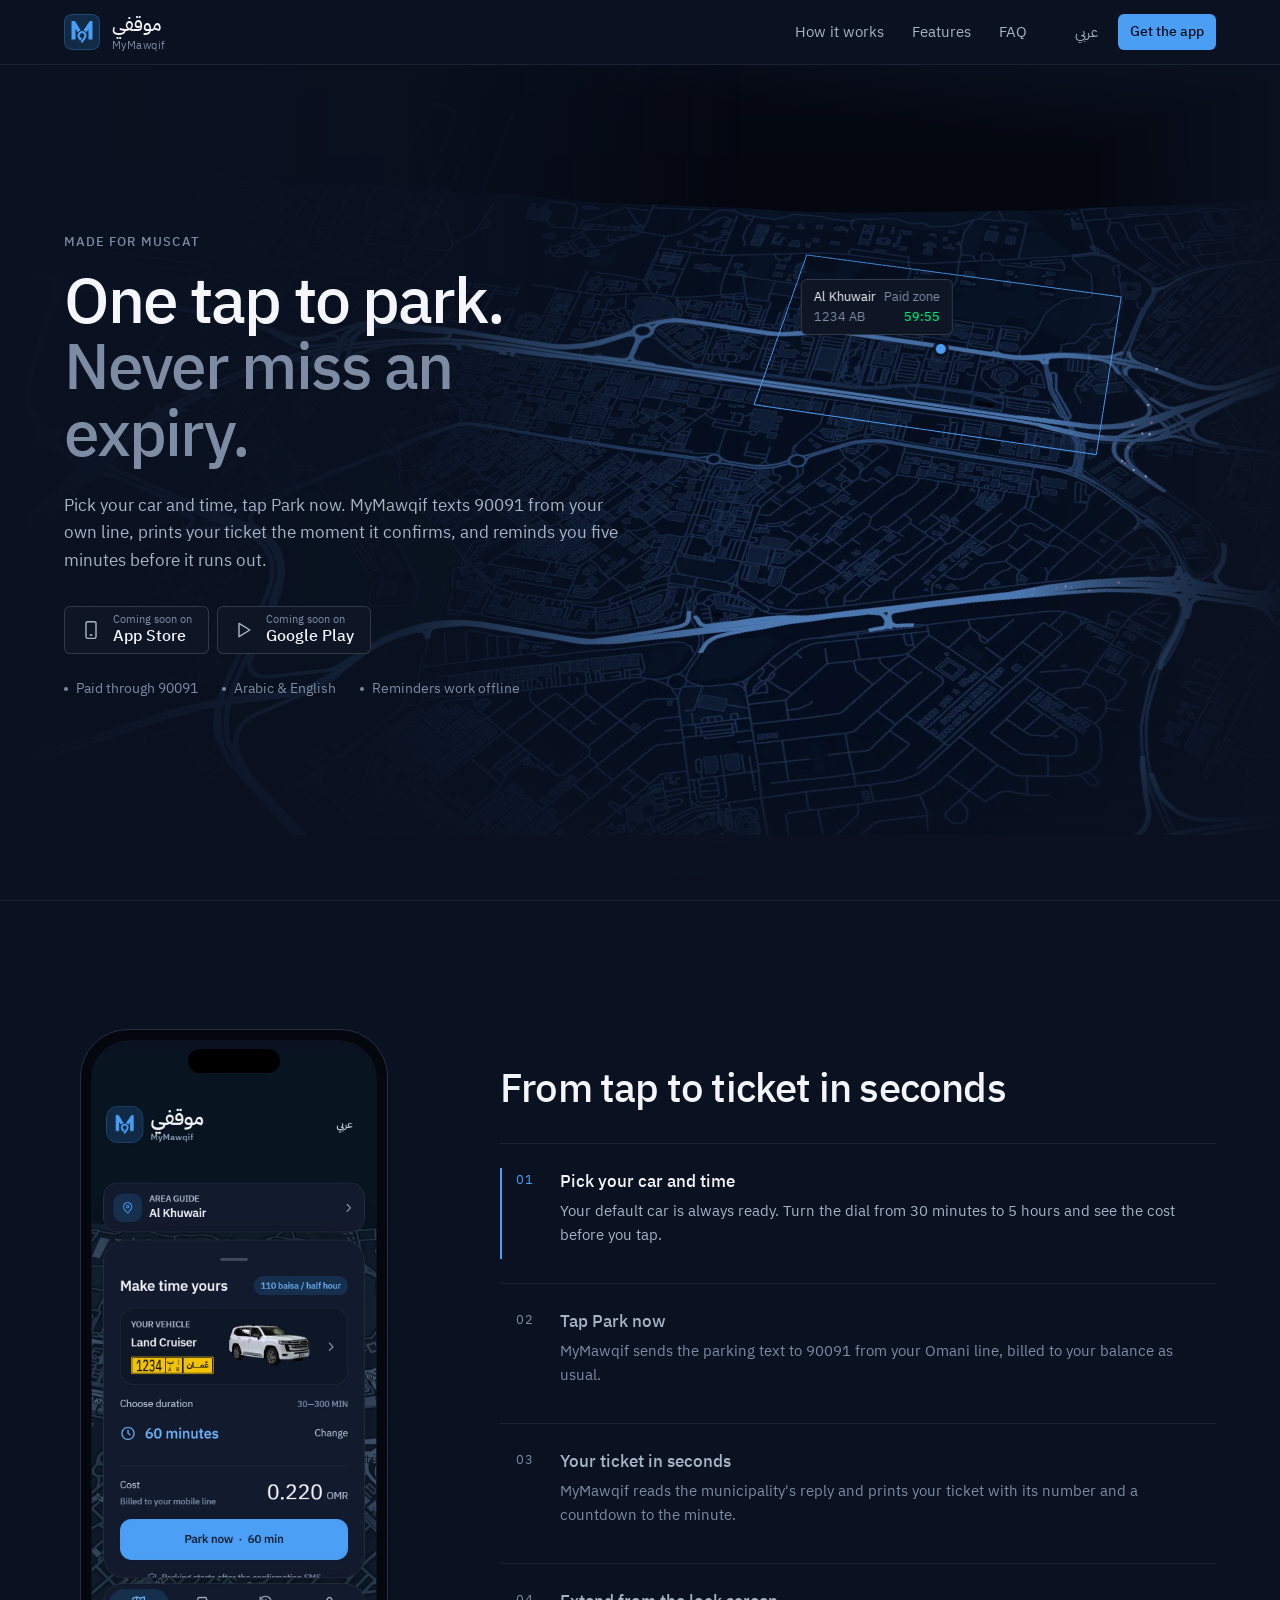
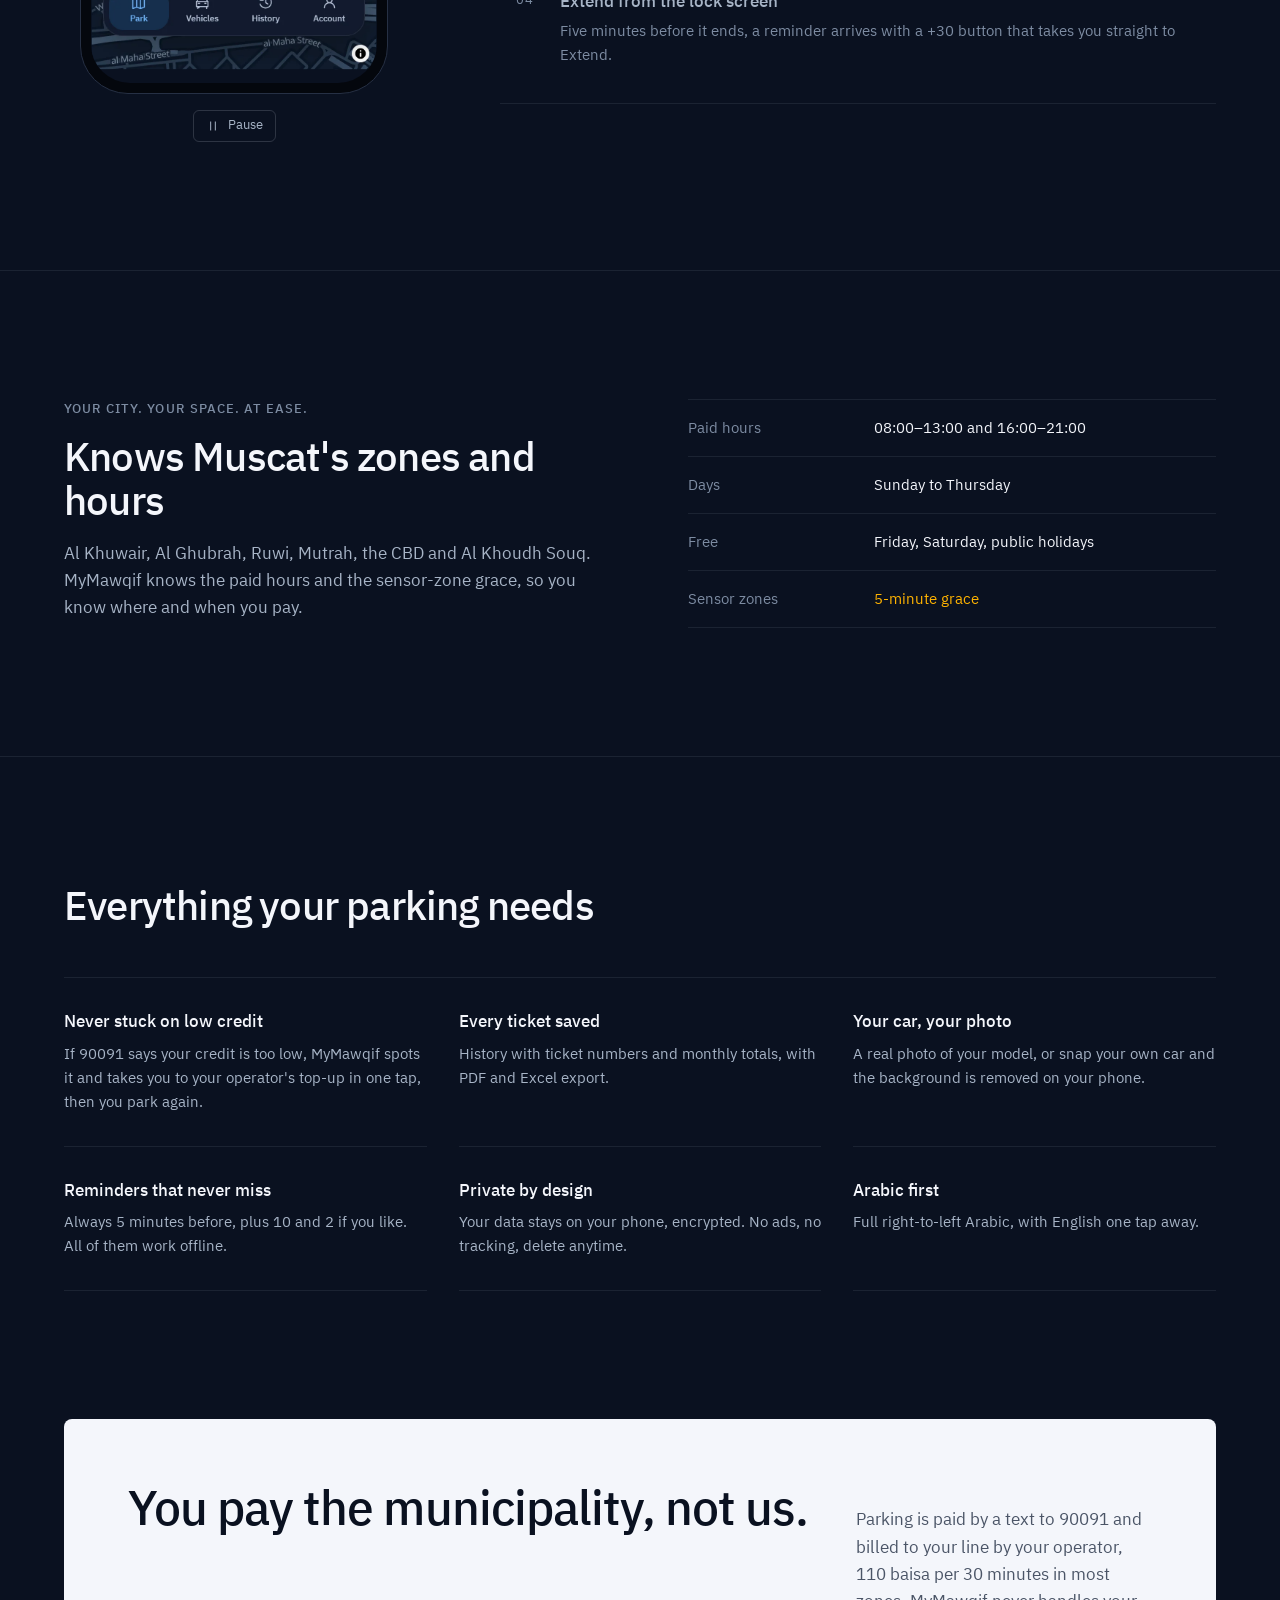
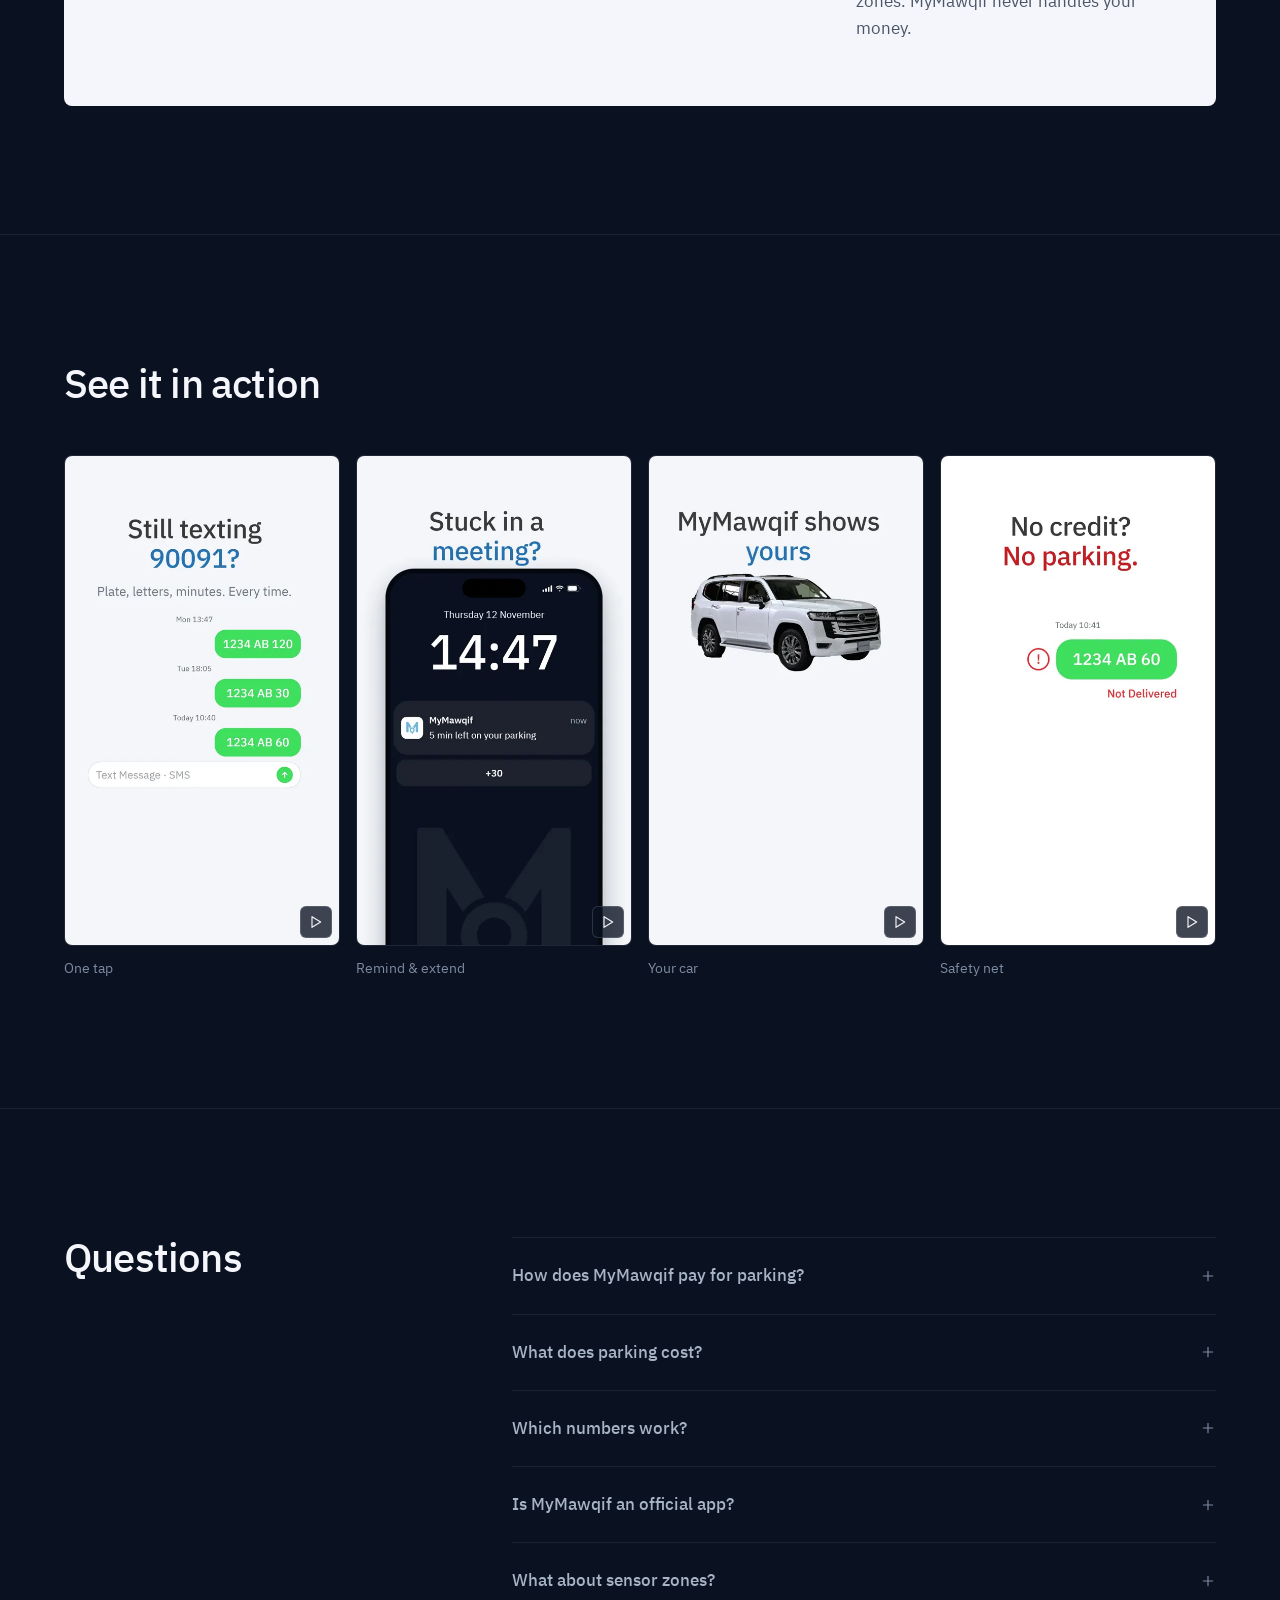
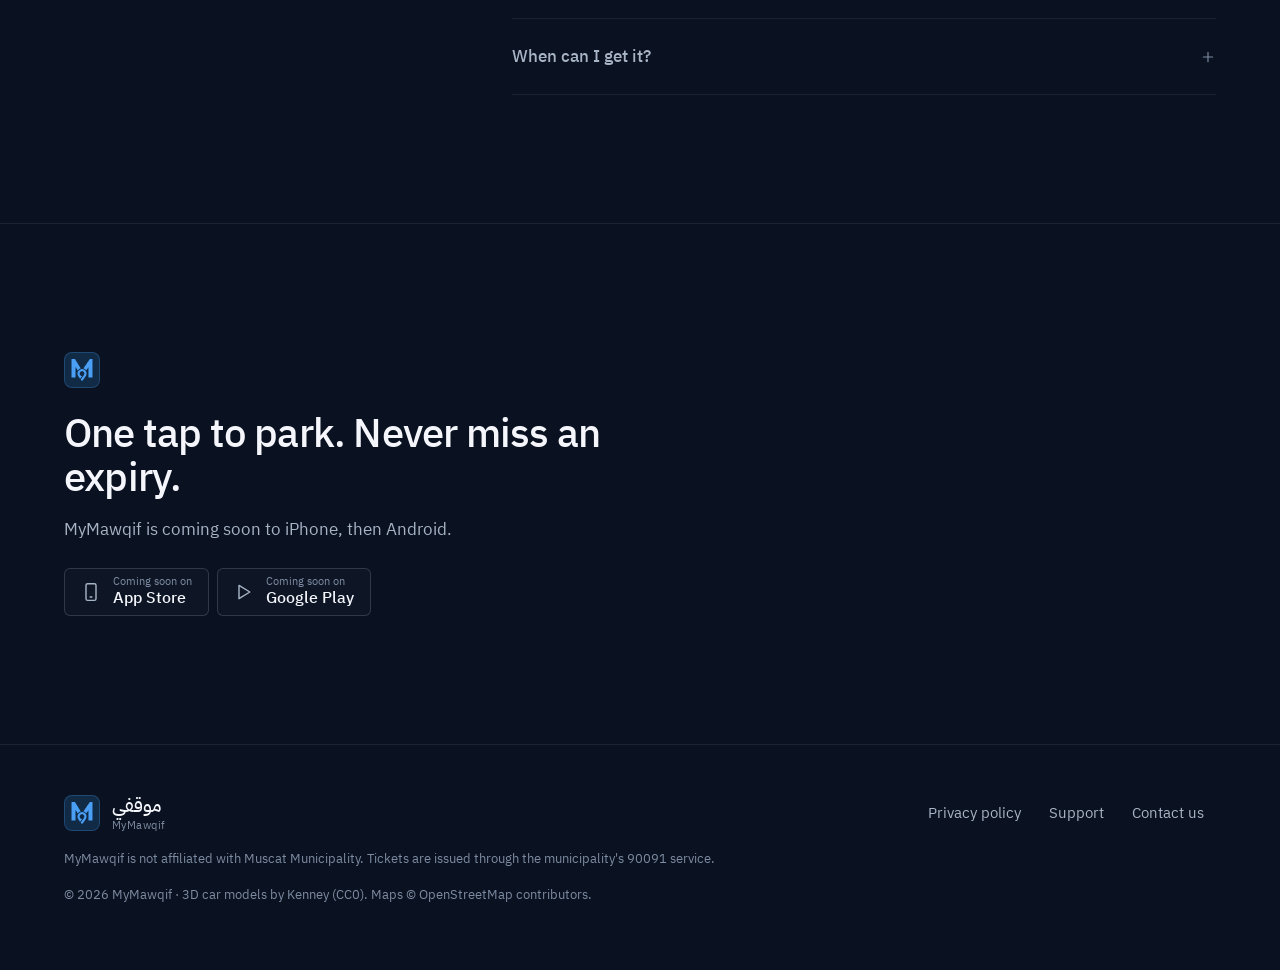
<file: index.html>
<!doctype html>
<html lang="ar" dir="rtl">
  <head>
    <meta charset="UTF-8" />
    <meta name="viewport" content="width=device-width, initial-scale=1, viewport-fit=cover" />
    <title>موقفي · اركن في مسقط بلمسة واحدة</title>
    <meta name="description" content="MyMawqif (موقفي): one tap to park in Muscat. Texts 90091 from your line, prints your ticket and reminds you 5 minutes before it ends. اركن بلمسة واحدة، ولا يفوتك وقتك أبدًا." />
    <meta name="theme-color" content="#0A1120" />
    <link rel="icon" type="image/png" href="/brand/icon-64.png" />
    <link rel="apple-touch-icon" href="/brand/icon-180.png" />
    <link rel="preload" href="/fonts/plex-500.ttf" as="font" type="font/ttf" crossorigin />
    <link rel="preload" href="/fonts/plex-400.ttf" as="font" type="font/ttf" crossorigin />
    <meta property="og:title" content="موقفي · MyMawqif" />
    <meta property="og:description" content="One tap to park in Muscat. اركن بلمسة واحدة، ولا يفوتك وقتك أبدًا." />
    <meta property="og:image" content="https://mymawqif.com/brand/og.png" />
    <meta property="og:url" content="https://mymawqif.com/" />
    <meta name="twitter:card" content="summary_large_image" />
    <script type="module" crossorigin src="/assets/index-Bj5biO5I.js"></script>
    <link rel="stylesheet" crossorigin href="/assets/index-Bc3EO_Q-.css">
  </head>
  <body>
    <div id="root"></div>
  </body>
</html>
</file>
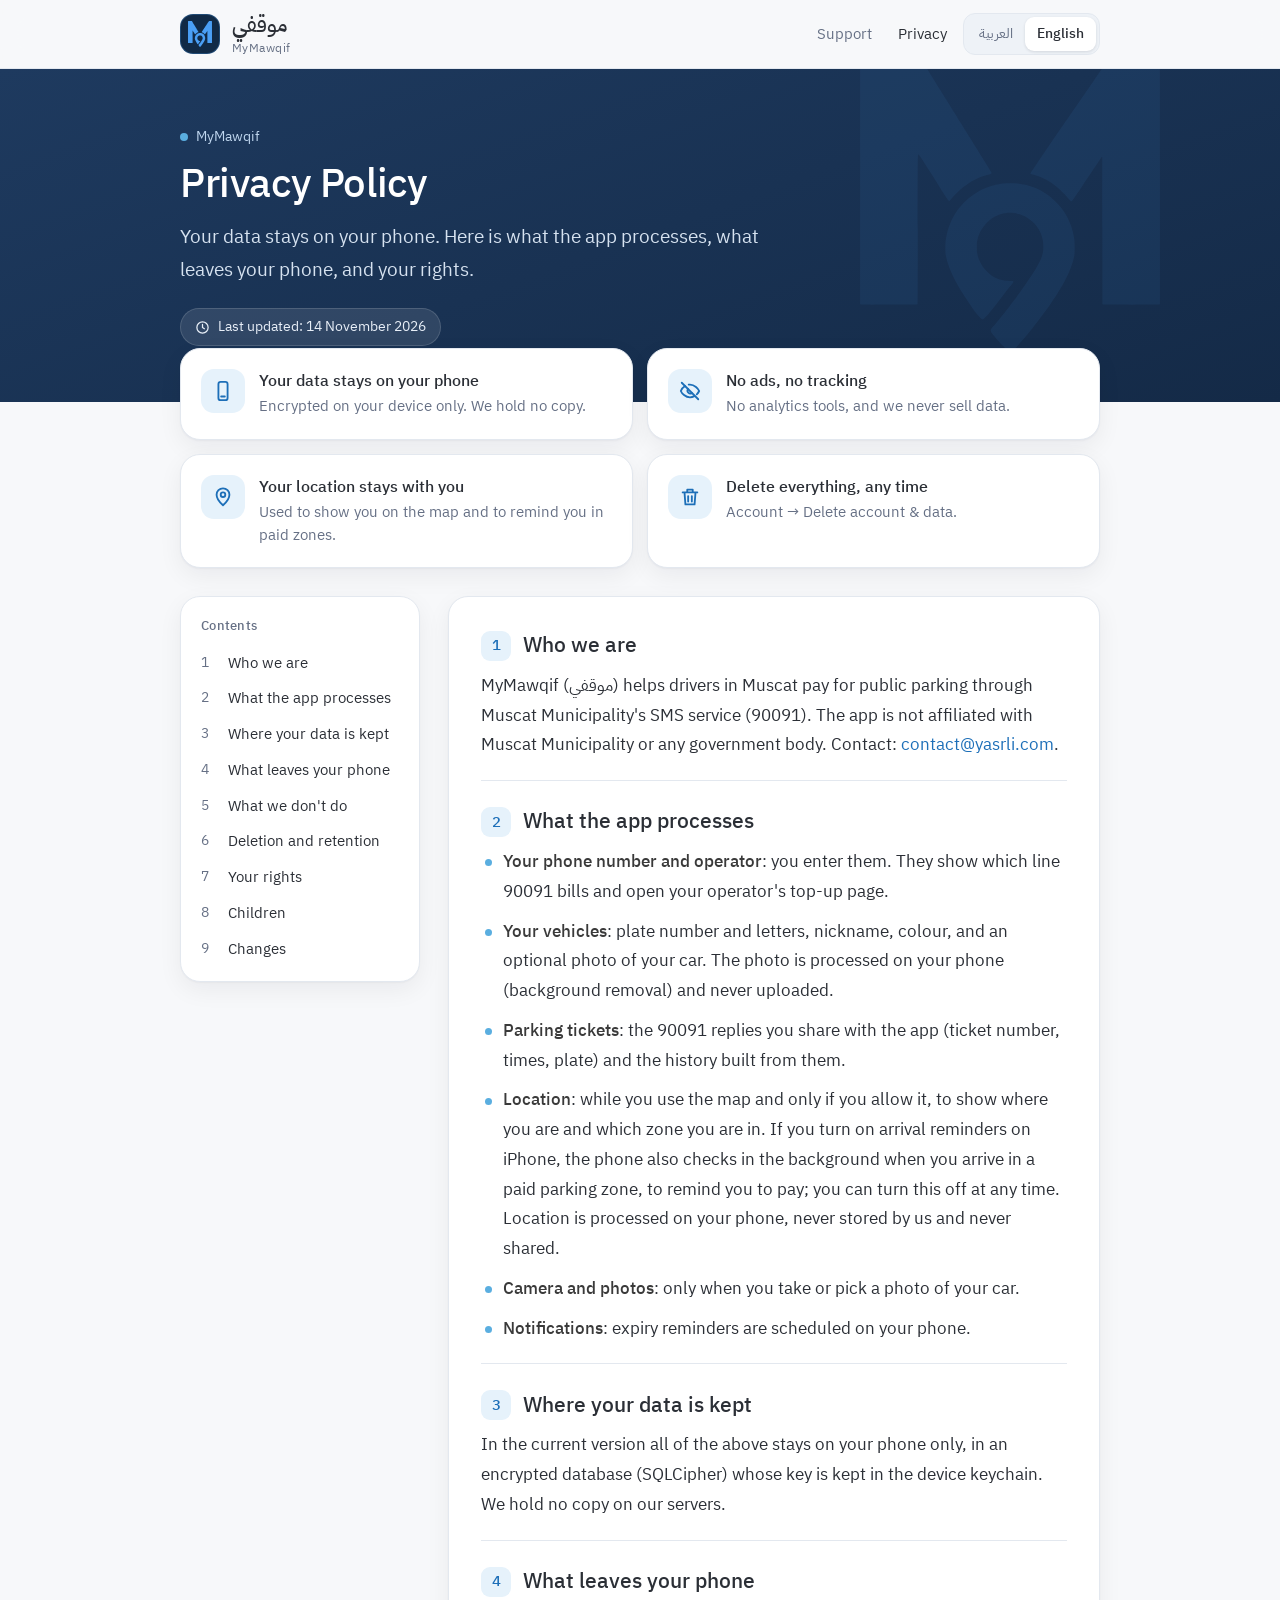
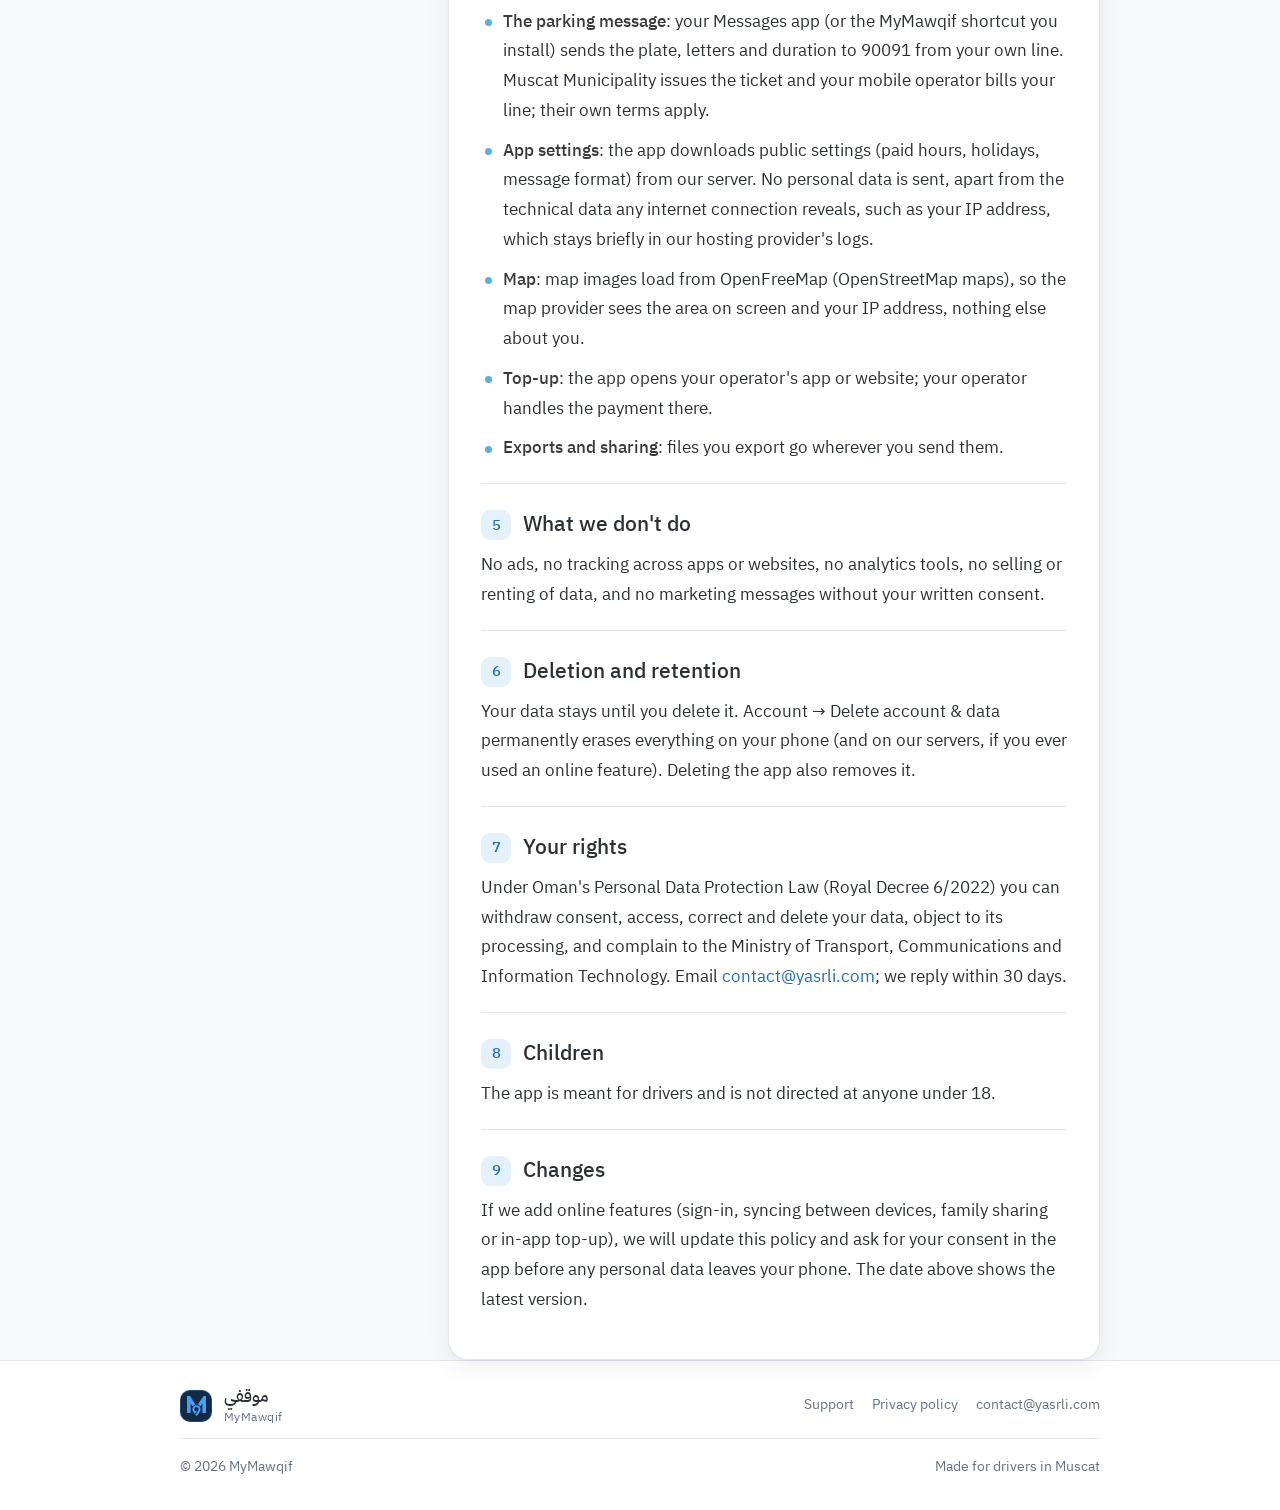
<file: privacy/index.html>
<!doctype html>
<html lang="ar" dir="rtl" data-title-ar="سياسة الخصوصية · موقفي" data-title-en="Privacy Policy · MyMawqif">
<head>
<meta charset="utf-8">
<meta name="viewport" content="width=device-width, initial-scale=1, viewport-fit=cover">
<title>سياسة الخصوصية · Privacy Policy · موقفي MyMawqif</title>
<meta name="description" content="How MyMawqif (موقفي), the Muscat parking app, handles your data: it stays on your phone.">
<meta name="theme-color" content="#1E3A5F">
<link rel="icon" type="image/png" href="../brand/icon-64.png">
<link rel="apple-touch-icon" href="../brand/icon-180.png">
<link rel="preload" href="../fonts/plex-400.ttf" as="font" type="font/ttf" crossorigin>
<link rel="stylesheet" href="../style.css">
<script src="../site.js"></script>
</head>
<body>
<a class="skip" href="#ar-1" data-l="ar">تخطَّ إلى المحتوى</a><a class="skip" href="#en-1" data-l="en">Skip to content</a>

<header class="top">
  <div class="wrap">
    <a class="brand" href="../" aria-label="موقفي MyMawqif">
      <span class="tile"><img src="../brand/mark-accent.svg" alt=""></span>
      <span class="name"><span class="ar-name">موقفي</span><span class="en-name">MyMawqif</span></span>
    </a>
    <nav>
      <a class="link" href="../support/"><span data-l="ar">الدعم</span><span data-l="en">Support</span></a>
      <a class="link" href="../privacy/" aria-current="page"><span data-l="ar">الخصوصية</span><span data-l="en">Privacy</span></a>
      <div class="switch" role="group" aria-label="اللغة · Language">
        <button type="button" data-set-lang="ar" lang="ar">العربية</button>
        <button type="button" data-set-lang="en" lang="en">English</button>
      </div>
    </nav>
  </div>
</header>

<!-- ───────────── العربية ───────────── -->
<div id="ar" data-l="ar" lang="ar" dir="rtl">
  <section class="hero">
    <div class="wrap">
      <img class="glyph" src="../brand/mark-accent.svg" alt="">
      <p class="eyebrow">موقفي</p>
      <h1>سياسة الخصوصية</h1>
      <p class="lead">بياناتك تبقى على هاتفك. هنا ما يعالجه التطبيق، وما يخرج من هاتفك، وحقوقك.</p>
      <div class="chips">
        <span class="chip"><svg viewBox="0 0 24 24" fill="none" stroke="currentColor" stroke-width="2" stroke-linecap="round" aria-hidden="true"><circle cx="12" cy="12" r="9"/><path d="M12 7v5l3 2"/></svg>آخر تحديث: ١٤ نوفمبر ٢٠٢٦</span>
      </div>
    </div>
  </section>

  <main class="wrap">
    <div class="glance">
      <div class="card"><span class="ic"><svg viewBox="0 0 24 24" fill="none" stroke="currentColor" stroke-width="2" stroke-linecap="round" stroke-linejoin="round" aria-hidden="true"><rect x="7" y="2" width="10" height="20" rx="2.5"/><path d="M10 18h4"/></svg></span><div><h3>بياناتك على هاتفك</h3><p>تُحفظ مشفّرة على جهازك فقط، ولا نملك نسخة منها.</p></div></div>
      <div class="card"><span class="ic"><svg viewBox="0 0 24 24" fill="none" stroke="currentColor" stroke-width="2" stroke-linecap="round" stroke-linejoin="round" aria-hidden="true"><path d="M3 3l18 18"/><path d="M10.6 5.1A9.8 9.8 0 0 1 12 5c5 0 9 4.5 10 7a12.7 12.7 0 0 1-2.6 3.6M6.6 6.6C4.3 8 2.7 10.1 2 12c1 2.5 5 7 10 7 1.8 0 3.4-.6 4.8-1.4"/><path d="M9.9 9.9a3 3 0 0 0 4.2 4.2"/></svg></span><div><h3>لا إعلانات ولا تتبّع</h3><p>لا أدوات تحليلات، ولا بيع للبيانات.</p></div></div>
      <div class="card"><span class="ic"><svg viewBox="0 0 24 24" fill="none" stroke="currentColor" stroke-width="2" stroke-linecap="round" stroke-linejoin="round" aria-hidden="true"><path d="M12 21s-7-6.2-7-11.5A7 7 0 0 1 19 9.5C19 14.8 12 21 12 21z"/><circle cx="12" cy="9.5" r="2.5"/></svg></span><div><h3>موقعك لا يغادر هاتفك</h3><p>يُستخدم لإظهار مكانك على الخريطة وتذكيرك في المناطق المدفوعة.</p></div></div>
      <div class="card"><span class="ic"><svg viewBox="0 0 24 24" fill="none" stroke="currentColor" stroke-width="2" stroke-linecap="round" stroke-linejoin="round" aria-hidden="true"><path d="M4 7h16M10 11v6M14 11v6M6 7l1 13h10l1-13M9 7V4h6v3"/></svg></span><div><h3>احذف كل شيء متى شئت</h3><p>من «حسابي» ← «حذف الحساب والبيانات».</p></div></div>
    </div>

    <div class="doc">
      <nav class="card toc" aria-label="المحتويات">
        <h2>المحتويات</h2>
        <ol>
          <li><a href="#ar-1">من نحن</a></li>
          <li><a href="#ar-2">البيانات التي يعالجها التطبيق</a></li>
          <li><a href="#ar-3">أين تُحفظ بياناتك</a></li>
          <li><a href="#ar-4">ما الذي يخرج من هاتفك</a></li>
          <li><a href="#ar-5">ما لا نفعله</a></li>
          <li><a href="#ar-6">الحذف والاحتفاظ</a></li>
          <li><a href="#ar-7">حقوقك</a></li>
          <li><a href="#ar-8">الأطفال</a></li>
          <li><a href="#ar-9">التغييرات</a></li>
        </ol>
      </nav>

      <article class="card policy">
        <section id="ar-1">
          <h2><span class="num">١</span>من نحن</h2>
          <p>«موقفي» تطبيق يساعد السائقين في مسقط على دفع رسوم المواقف العامة عبر خدمة الرسائل النصية التابعة لبلدية مسقط (٩٠٠٩١). التطبيق غير تابع لبلدية مسقط ولا لأي جهة حكومية. للتواصل: <a href="mailto:contact@yasrli.com">contact@yasrli.com</a>.</p>
        </section>

        <section id="ar-2">
          <h2><span class="num">٢</span>البيانات التي يعالجها التطبيق</h2>
          <ul>
            <li><strong>رقم هاتفك ومشغّل الخط</strong>: تُدخلهما بنفسك، ويُستخدمان لمعرفة الخط الذي تُخصم منه رسوم ٩٠٠٩١ ولفتح صفحة الشحن لدى مشغّلك.</li>
            <li><strong>مركباتك</strong>: رقم اللوحة وحروفها، والاسم المختصر، واللون، وصورة اختيارية لسيارتك. تُعالَج الصورة (إزالة الخلفية) على هاتفك ولا تُرفع إلى أي خادم.</li>
            <li><strong>تذاكر المواقف</strong>: ردود ٩٠٠٩١ التي تشاركها مع التطبيق (رقم التذكرة، والوقت، واللوحة) وسجل المواقف الناتج عنها.</li>
            <li><strong>الموقع</strong>: أثناء استخدام الخريطة وبعد إذنك، لإظهار مكانك والمنطقة التي أنت فيها. وإذا فعّلت «تنبيه الوصول» في iPhone، يراقب الهاتف في الخلفية وصولك إلى مناطق المواقف المدفوعة ليذكّرك بالدفع، ويمكنك إيقافه في أي وقت. يُعالَج الموقع على هاتفك ولا يُخزَّن لدينا ولا يُشارَك.</li>
            <li><strong>الكاميرا والصور</strong>: فقط عندما تلتقط صورة لسيارتك أو تختارها.</li>
            <li><strong>الإشعارات</strong>: تذكيرات انتهاء الوقت تُجدوَل على هاتفك.</li>
          </ul>
        </section>

        <section id="ar-3">
          <h2><span class="num">٣</span>أين تُحفظ بياناتك</h2>
          <p>في الإصدار الحالي تبقى كل البيانات السابقة على هاتفك فقط، في قاعدة بيانات مشفّرة (SQLCipher) مفتاحها محفوظ في سلسلة مفاتيح الجهاز. لا نملك نسخة منها على خوادمنا.</p>
        </section>

        <section id="ar-4">
          <h2><span class="num">٤</span>ما الذي يخرج من هاتفك</h2>
          <ul>
            <li><strong>رسالة المواقف</strong>: يرسل تطبيق الرسائل لديك (أو اختصار «موقفي» الذي تثبّته) رقم اللوحة وحروفها والمدة إلى ٩٠٠٩١ من خطك أنت. تُصدر بلدية مسقط التذكرة ويخصم مشغّلك قيمتها من خطك، وتنطبق شروطهما.</li>
            <li><strong>إعدادات التطبيق</strong>: يُنزّل التطبيق إعدادات عامة (ساعات الدفع، والعطل، وصيغة الرسالة) من خادمنا دون إرسال أي بيانات شخصية، باستثناء البيانات التقنية التي يكشفها أي اتصال بالإنترنت مثل عنوان IP، وتبقى في سجلات مزوّد الاستضافة لفترة قصيرة.</li>
            <li><strong>الخريطة</strong>: تُحمَّل صور الخريطة من OpenFreeMap (خرائط OpenStreetMap)، فيعرف مزوّد الخرائط المنطقة المعروضة وعنوان IP دون أي بيانات أخرى عنك.</li>
            <li><strong>الشحن</strong>: يفتح التطبيق تطبيق مشغّلك أو موقعه، ويتولّى المشغّل الدفع هناك.</li>
            <li><strong>التصدير والمشاركة</strong>: الملفات التي تصدّرها تذهب إلى حيث ترسلها أنت.</li>
          </ul>
        </section>

        <section id="ar-5">
          <h2><span class="num">٥</span>ما لا نفعله</h2>
          <p>لا إعلانات، ولا تتبّع عبر التطبيقات أو المواقع، ولا أدوات تحليلات، ولا بيع أو تأجير للبيانات، ولا رسائل تسويقية دون موافقتك الكتابية.</p>
        </section>

        <section id="ar-6">
          <h2><span class="num">٦</span>الحذف والاحتفاظ</h2>
          <p>تبقى بياناتك حتى تحذفها. من «حسابي» ← «حذف الحساب والبيانات» تُمسح كل بياناتك من هاتفك نهائيًا (ومن خوادمنا إن استخدمت يومًا ميزة متصلة). حذف التطبيق يمسحها أيضًا.</p>
        </section>

        <section id="ar-7">
          <h2><span class="num">٧</span>حقوقك</h2>
          <p>وفق قانون حماية البيانات الشخصية في سلطنة عُمان (المرسوم السلطاني ٦/٢٠٢٢) يحق لك سحب موافقتك، والاطلاع على بياناتك، وتصحيحها، وحذفها، والاعتراض على معالجتها، وتقديم شكوى إلى وزارة النقل والاتصالات وتقنية المعلومات. راسلنا على <a href="mailto:contact@yasrli.com">contact@yasrli.com</a> ونرد خلال ٣٠ يومًا.</p>
        </section>

        <section id="ar-8">
          <h2><span class="num">٨</span>الأطفال</h2>
          <p>التطبيق موجّه للسائقين، وليس موجّهًا لمن هم دون ١٨ عامًا.</p>
        </section>

        <section id="ar-9">
          <h2><span class="num">٩</span>التغييرات</h2>
          <p>إذا أضفنا ميزات متصلة (تسجيل الدخول، أو المزامنة بين الأجهزة، أو مشاركة العائلة، أو الشحن داخل التطبيق) فسنحدّث هذه السياسة ونطلب موافقتك داخل التطبيق قبل أن تغادر أي بيانات شخصية هاتفك. يظهر تاريخ آخر تحديث أعلاه.</p>
        </section>
      </article>
    </div>
  </main>
</div>

<!-- ───────────── English ───────────── -->
<div id="en" data-l="en" lang="en" dir="ltr">
  <section class="hero">
    <div class="wrap">
      <img class="glyph" src="../brand/mark-accent.svg" alt="">
      <p class="eyebrow">MyMawqif</p>
      <h1>Privacy Policy</h1>
      <p class="lead">Your data stays on your phone. Here is what the app processes, what leaves your phone, and your rights.</p>
      <div class="chips">
        <span class="chip"><svg viewBox="0 0 24 24" fill="none" stroke="currentColor" stroke-width="2" stroke-linecap="round" aria-hidden="true"><circle cx="12" cy="12" r="9"/><path d="M12 7v5l3 2"/></svg>Last updated: 14 November 2026</span>
      </div>
    </div>
  </section>

  <main class="wrap">
    <div class="glance">
      <div class="card"><span class="ic"><svg viewBox="0 0 24 24" fill="none" stroke="currentColor" stroke-width="2" stroke-linecap="round" stroke-linejoin="round" aria-hidden="true"><rect x="7" y="2" width="10" height="20" rx="2.5"/><path d="M10 18h4"/></svg></span><div><h3>Your data stays on your phone</h3><p>Encrypted on your device only. We hold no copy.</p></div></div>
      <div class="card"><span class="ic"><svg viewBox="0 0 24 24" fill="none" stroke="currentColor" stroke-width="2" stroke-linecap="round" stroke-linejoin="round" aria-hidden="true"><path d="M3 3l18 18"/><path d="M10.6 5.1A9.8 9.8 0 0 1 12 5c5 0 9 4.5 10 7a12.7 12.7 0 0 1-2.6 3.6M6.6 6.6C4.3 8 2.7 10.1 2 12c1 2.5 5 7 10 7 1.8 0 3.4-.6 4.8-1.4"/><path d="M9.9 9.9a3 3 0 0 0 4.2 4.2"/></svg></span><div><h3>No ads, no tracking</h3><p>No analytics tools, and we never sell data.</p></div></div>
      <div class="card"><span class="ic"><svg viewBox="0 0 24 24" fill="none" stroke="currentColor" stroke-width="2" stroke-linecap="round" stroke-linejoin="round" aria-hidden="true"><path d="M12 21s-7-6.2-7-11.5A7 7 0 0 1 19 9.5C19 14.8 12 21 12 21z"/><circle cx="12" cy="9.5" r="2.5"/></svg></span><div><h3>Your location stays with you</h3><p>Used to show you on the map and to remind you in paid zones.</p></div></div>
      <div class="card"><span class="ic"><svg viewBox="0 0 24 24" fill="none" stroke="currentColor" stroke-width="2" stroke-linecap="round" stroke-linejoin="round" aria-hidden="true"><path d="M4 7h16M10 11v6M14 11v6M6 7l1 13h10l1-13M9 7V4h6v3"/></svg></span><div><h3>Delete everything, any time</h3><p>Account → Delete account &amp; data.</p></div></div>
    </div>

    <div class="doc">
      <nav class="card toc" aria-label="Contents">
        <h2>Contents</h2>
        <ol>
          <li><a href="#en-1">Who we are</a></li>
          <li><a href="#en-2">What the app processes</a></li>
          <li><a href="#en-3">Where your data is kept</a></li>
          <li><a href="#en-4">What leaves your phone</a></li>
          <li><a href="#en-5">What we don't do</a></li>
          <li><a href="#en-6">Deletion and retention</a></li>
          <li><a href="#en-7">Your rights</a></li>
          <li><a href="#en-8">Children</a></li>
          <li><a href="#en-9">Changes</a></li>
        </ol>
      </nav>

      <article class="card policy">
        <section id="en-1">
          <h2><span class="num">1</span>Who we are</h2>
          <p>MyMawqif (موقفي) helps drivers in Muscat pay for public parking through Muscat Municipality's SMS service (90091). The app is not affiliated with Muscat Municipality or any government body. Contact: <a href="mailto:contact@yasrli.com">contact@yasrli.com</a>.</p>
        </section>

        <section id="en-2">
          <h2><span class="num">2</span>What the app processes</h2>
          <ul>
            <li><strong>Your phone number and operator</strong>: you enter them. They show which line 90091 bills and open your operator's top-up page.</li>
            <li><strong>Your vehicles</strong>: plate number and letters, nickname, colour, and an optional photo of your car. The photo is processed on your phone (background removal) and never uploaded.</li>
            <li><strong>Parking tickets</strong>: the 90091 replies you share with the app (ticket number, times, plate) and the history built from them.</li>
            <li><strong>Location</strong>: while you use the map and only if you allow it, to show where you are and which zone you are in. If you turn on arrival reminders on iPhone, the phone also checks in the background when you arrive in a paid parking zone, to remind you to pay; you can turn this off at any time. Location is processed on your phone, never stored by us and never shared.</li>
            <li><strong>Camera and photos</strong>: only when you take or pick a photo of your car.</li>
            <li><strong>Notifications</strong>: expiry reminders are scheduled on your phone.</li>
          </ul>
        </section>

        <section id="en-3">
          <h2><span class="num">3</span>Where your data is kept</h2>
          <p>In the current version all of the above stays on your phone only, in an encrypted database (SQLCipher) whose key is kept in the device keychain. We hold no copy on our servers.</p>
        </section>

        <section id="en-4">
          <h2><span class="num">4</span>What leaves your phone</h2>
          <ul>
            <li><strong>The parking message</strong>: your Messages app (or the MyMawqif shortcut you install) sends the plate, letters and duration to 90091 from your own line. Muscat Municipality issues the ticket and your mobile operator bills your line; their own terms apply.</li>
            <li><strong>App settings</strong>: the app downloads public settings (paid hours, holidays, message format) from our server. No personal data is sent, apart from the technical data any internet connection reveals, such as your IP address, which stays briefly in our hosting provider's logs.</li>
            <li><strong>Map</strong>: map images load from OpenFreeMap (OpenStreetMap maps), so the map provider sees the area on screen and your IP address, nothing else about you.</li>
            <li><strong>Top-up</strong>: the app opens your operator's app or website; your operator handles the payment there.</li>
            <li><strong>Exports and sharing</strong>: files you export go wherever you send them.</li>
          </ul>
        </section>

        <section id="en-5">
          <h2><span class="num">5</span>What we don't do</h2>
          <p>No ads, no tracking across apps or websites, no analytics tools, no selling or renting of data, and no marketing messages without your written consent.</p>
        </section>

        <section id="en-6">
          <h2><span class="num">6</span>Deletion and retention</h2>
          <p>Your data stays until you delete it. Account → Delete account &amp; data permanently erases everything on your phone (and on our servers, if you ever used an online feature). Deleting the app also removes it.</p>
        </section>

        <section id="en-7">
          <h2><span class="num">7</span>Your rights</h2>
          <p>Under Oman's Personal Data Protection Law (Royal Decree 6/2022) you can withdraw consent, access, correct and delete your data, object to its processing, and complain to the Ministry of Transport, Communications and Information Technology. Email <a href="mailto:contact@yasrli.com">contact@yasrli.com</a>; we reply within 30 days.</p>
        </section>

        <section id="en-8">
          <h2><span class="num">8</span>Children</h2>
          <p>The app is meant for drivers and is not directed at anyone under 18.</p>
        </section>

        <section id="en-9">
          <h2><span class="num">9</span>Changes</h2>
          <p>If we add online features (sign-in, syncing between devices, family sharing or in-app top-up), we will update this policy and ask for your consent in the app before any personal data leaves your phone. The date above shows the latest version.</p>
        </section>
      </article>
    </div>
  </main>
</div>

<footer>
  <div class="wrap">
    <a class="brand" href="../" aria-label="موقفي MyMawqif">
      <span class="tile"><img src="../brand/mark-accent.svg" alt=""></span>
      <span class="name"><span class="ar-name">موقفي</span><span class="en-name">MyMawqif</span></span>
    </a>
    <nav>
      <a href="../support/"><span data-l="ar">الدعم</span><span data-l="en">Support</span></a>
      <a href="../privacy/"><span data-l="ar">سياسة الخصوصية</span><span data-l="en">Privacy policy</span></a>
      <a href="mailto:contact@yasrli.com">contact@yasrli.com</a>
    </nav>
    <div class="legal">
      <span><span data-l="ar">© ٢٠٢٦ موقفي</span><span data-l="en">© 2026 MyMawqif</span></span>
      <span><span data-l="ar">صُمّم لسائقي مسقط</span><span data-l="en">Made for drivers in Muscat</span></span>
    </div>
  </div>
</footer>
</body>
</html>
</file>
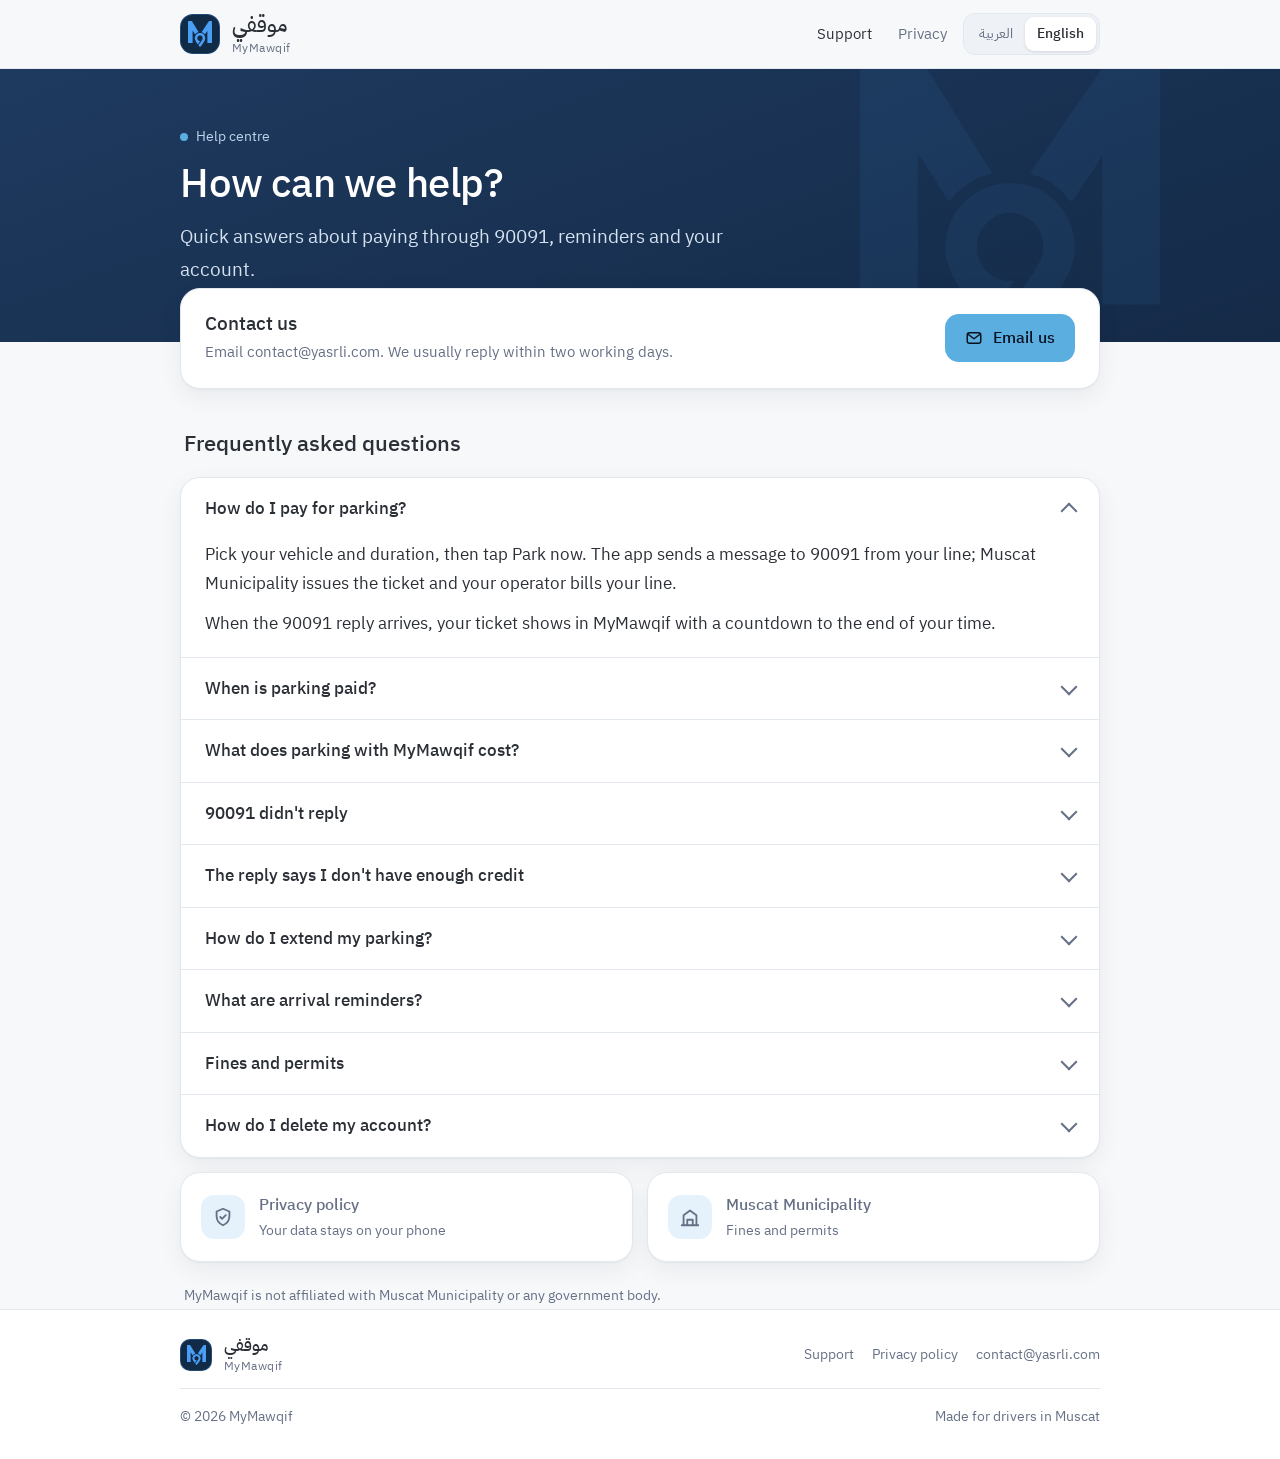
<file: support/index.html>
<!doctype html>
<html lang="ar" dir="rtl" data-title-ar="الدعم · موقفي" data-title-en="Support · MyMawqif">
<head>
<meta charset="utf-8">
<meta name="viewport" content="width=device-width, initial-scale=1, viewport-fit=cover">
<title>الدعم · Support · موقفي MyMawqif</title>
<meta name="description" content="Help and contact for MyMawqif (موقفي), the app for paying Muscat street parking by SMS to 90091.">
<meta name="theme-color" content="#1E3A5F">
<link rel="icon" type="image/png" href="../brand/icon-64.png">
<link rel="apple-touch-icon" href="../brand/icon-180.png">
<link rel="preload" href="../fonts/plex-400.ttf" as="font" type="font/ttf" crossorigin>
<link rel="stylesheet" href="../style.css">
<script src="../site.js"></script>
</head>
<body>
<a class="skip" href="#main" data-l="ar">تخطَّ إلى المحتوى</a><a class="skip" href="#main-en" data-l="en">Skip to content</a>

<header class="top">
  <div class="wrap">
    <a class="brand" href="../" aria-label="موقفي MyMawqif">
      <span class="tile"><img src="../brand/mark-accent.svg" alt=""></span>
      <span class="name"><span class="ar-name">موقفي</span><span class="en-name">MyMawqif</span></span>
    </a>
    <nav>
      <a class="link" href="../support/" aria-current="page"><span data-l="ar">الدعم</span><span data-l="en">Support</span></a>
      <a class="link" href="../privacy/"><span data-l="ar">الخصوصية</span><span data-l="en">Privacy</span></a>
      <div class="switch" role="group" aria-label="اللغة · Language">
        <button type="button" data-set-lang="ar" lang="ar">العربية</button>
        <button type="button" data-set-lang="en" lang="en">English</button>
      </div>
    </nav>
  </div>
</header>

<!-- ───────────── العربية ───────────── -->
<div id="ar" data-l="ar" lang="ar" dir="rtl">
  <section class="hero">
    <div class="wrap">
      <img class="glyph" src="../brand/mark-accent.svg" alt="">
      <p class="eyebrow">مركز المساعدة</p>
      <h1>كيف يمكننا مساعدتك؟</h1>
      <p class="lead">إجابات سريعة عن الدفع عبر ٩٠٠٩١، والتذكيرات، وحسابك.</p>
    </div>
  </section>

  <main id="main" class="wrap">
    <div class="card contact">
      <div>
        <h2>تواصل معنا</h2>
        <p>راسلنا على <span class="ltr">contact@yasrli.com</span>، ونرد عادةً خلال يومي عمل.</p>
      </div>
      <a class="btn" href="mailto:contact@yasrli.com?subject=%D9%85%D9%88%D9%82%D9%81%D9%8A%20%E2%80%94%20%D8%AF%D8%B9%D9%85">
        <svg viewBox="0 0 24 24" fill="none" stroke="currentColor" stroke-width="2" stroke-linecap="round" stroke-linejoin="round" aria-hidden="true"><rect x="3" y="5" width="18" height="14" rx="3"/><path d="m4 7 8 6 8-6"/></svg>
        راسلنا
      </a>
    </div>

    <h2 class="section-title">الأسئلة الشائعة</h2>
    <div class="card faq">
      <details id="ar-pay" open>
        <summary>كيف أدفع الموقف؟</summary>
        <div class="a">
          <p>اختر مركبتك والمدة، ثم اضغط «اركن الآن». يرسل التطبيق رسالة إلى ٩٠٠٩١ من خطك، فتصدر بلدية مسقط التذكرة ويخصم مشغّلك قيمتها من رصيد خطك.</p>
          <p>عندما يصل رد ٩٠٠٩١، تظهر تذكرتك في «موقفي» مع عدّاد تنازلي حتى نهاية وقتك.</p>
        </div>
      </details>
      <details id="ar-hours">
        <summary>متى يكون الموقف مدفوعًا؟</summary>
        <div class="a">
          <div class="hours">
            <div><b>من الأحد إلى الخميس</b>٨:٠٠ – ١٣:٠٠ و ١٦:٠٠ – ٢١:٠٠</div>
            <div><b>الجمعة والسبت والعطل الرسمية</b>مجانًا</div>
          </div>
          <p>في مناطق الحساسات، مثل الخوير والغبرة، تُسجَّل المخالفة تلقائيًا بعد ٥ دقائق من الوقوف، فادفع فور وصولك. وتحقّق دائمًا من اللوحات في الشارع.</p>
        </div>
      </details>
      <details id="ar-cost">
        <summary>كم يكلّف الموقف عبر «موقفي»؟</summary>
        <div class="a"><p>تدفع تعرفة الموقف التي تحددها بلدية مسقط فقط، ويخصمها مشغّلك من رصيد خطك. لا يضيف «موقفي» أي رسوم، ولا يتعامل مع أموالك.</p></div>
      </details>
      <details id="ar-noreply">
        <summary>لم يصل رد من ٩٠٠٩١</summary>
        <div class="a"><p>افتح تطبيق الرسائل. إن ظهرت «لم يتم التسليم» فتحقّق من رصيد شريحتك العُمانية، ومن أن الرسالة أُرسلت من خطك العُماني، ومن قوة الإشارة، ثم حاول مجددًا.</p></div>
      </details>
      <details id="ar-credit">
        <summary>وصلني رد بأن الرصيد غير كافٍ</summary>
        <div class="a"><p>يعني رد <span class="ltr">«Sorry You have no enough credit»</span> أن رصيد خطك لا يكفي. اشحن رصيدك من تطبيق مشغّلك أو موقعه، ثم أرسل الرسالة نفسها مرة أخرى. يرشدك «موقفي» إلى ذلك عند وصول هذا الرد.</p></div>
      </details>
      <details id="ar-extend">
        <summary>كيف أمدّد وقت الموقف؟</summary>
        <div class="a">
          <p>قبل انتهاء وقتك بخمس دقائق يصلك تذكير. اضغط عليه مطولًا ثم «تمديد ٣٠ دقيقة»، أو افتح تذكرتك واضغط «تمديد ٣٠ دقيقة»، ثم أرسل الرسالة.</p>
          <p>يمكنك إضافة تذكير قبل ١٠ دقائق أو قبل دقيقتين من «حسابي» ← «التنبيهات».</p>
        </div>
      </details>
      <details id="ar-arrival">
        <summary>ما هو تنبيه الوصول؟</summary>
        <div class="a"><p>في iPhone، فعّل «ذكّرني عند وصولي إلى منطقة مدفوعة» من «حسابي» ← «التنبيهات»، واسمح بالوصول إلى الموقع «دائمًا». عندما تتوقف في منطقة مدفوعة خلال ساعات الدفع، يذكّرك «موقفي» بالدفع. يبقى موقعك على هاتفك.</p></div>
      </details>
      <details id="ar-fines">
        <summary>المخالفات والتصاريح</summary>
        <div class="a"><p>لا يعرض «موقفي» المخالفات. للاستعلام عنها أو عن التصاريح، استخدم موقع بلدية مسقط أو تطبيق «بلديتي».</p></div>
      </details>
      <details id="ar-delete">
        <summary>كيف أحذف حسابي؟</summary>
        <div class="a"><p>من «حسابي» ← «حذف الحساب والبيانات»، اضغط مطولًا. تُمسح كل بياناتك نهائيًا.</p></div>
      </details>
    </div>

    <div class="links">
      <a class="card" href="../privacy/#ar">
        <span class="ic"><svg viewBox="0 0 24 24" fill="none" stroke="currentColor" stroke-width="2" stroke-linecap="round" stroke-linejoin="round" aria-hidden="true"><path d="M12 3 5 6v5c0 4.5 3 8.4 7 10 4-1.6 7-5.5 7-10V6z"/><path d="m9 12 2 2 4-4"/></svg></span>
        <span><b>سياسة الخصوصية</b><span>بياناتك تبقى على هاتفك</span></span>
      </a>
      <a class="card" href="https://www.mm.gov.om" rel="noopener">
        <span class="ic"><svg viewBox="0 0 24 24" fill="none" stroke="currentColor" stroke-width="2" stroke-linecap="round" stroke-linejoin="round" aria-hidden="true"><path d="M3 21h18M5 21V10l7-5 7 5v11M9 21v-6h6v6"/></svg></span>
        <span><b>بلدية مسقط</b><span>المخالفات والتصاريح</span></span>
      </a>
    </div>

    <p class="note">«موقفي» غير تابع لبلدية مسقط ولا لأي جهة حكومية.</p>
  </main>
</div>

<!-- ───────────── English ───────────── -->
<div id="en" data-l="en" lang="en" dir="ltr">
  <section class="hero">
    <div class="wrap">
      <img class="glyph" src="../brand/mark-accent.svg" alt="">
      <p class="eyebrow">Help centre</p>
      <h1>How can we help?</h1>
      <p class="lead">Quick answers about paying through 90091, reminders and your account.</p>
    </div>
  </section>

  <main id="main-en" class="wrap">
    <div class="card contact">
      <div>
        <h2>Contact us</h2>
        <p>Email contact@yasrli.com. We usually reply within two working days.</p>
      </div>
      <a class="btn" href="mailto:contact@yasrli.com?subject=MyMawqif%20support">
        <svg viewBox="0 0 24 24" fill="none" stroke="currentColor" stroke-width="2" stroke-linecap="round" stroke-linejoin="round" aria-hidden="true"><rect x="3" y="5" width="18" height="14" rx="3"/><path d="m4 7 8 6 8-6"/></svg>
        Email us
      </a>
    </div>

    <h2 class="section-title">Frequently asked questions</h2>
    <div class="card faq">
      <details id="en-pay" open>
        <summary>How do I pay for parking?</summary>
        <div class="a">
          <p>Pick your vehicle and duration, then tap Park now. The app sends a message to 90091 from your line; Muscat Municipality issues the ticket and your operator bills your line.</p>
          <p>When the 90091 reply arrives, your ticket shows in MyMawqif with a countdown to the end of your time.</p>
        </div>
      </details>
      <details id="en-hours">
        <summary>When is parking paid?</summary>
        <div class="a">
          <div class="hours">
            <div><b>Sunday to Thursday</b>08:00 – 13:00 and 16:00 – 21:00</div>
            <div><b>Friday, Saturday and public holidays</b>Free</div>
          </div>
          <p>In sensor zones such as Al Khuwair and Al Ghubrah, a violation is issued automatically 5 minutes after you park, so pay as soon as you arrive. Always check the street signs.</p>
        </div>
      </details>
      <details id="en-cost">
        <summary>What does parking with MyMawqif cost?</summary>
        <div class="a"><p>Only the parking tariff set by Muscat Municipality, which your operator takes from your line's credit. MyMawqif adds no fees and never handles your money.</p></div>
      </details>
      <details id="en-noreply">
        <summary>90091 didn't reply</summary>
        <div class="a"><p>Open Messages. If it says "Not Delivered", check the credit on your Omani SIM, that the message went from your Omani line, and your signal, then try again.</p></div>
      </details>
      <details id="en-credit">
        <summary>The reply says I don't have enough credit</summary>
        <div class="a"><p>"Sorry You have no enough credit" means your line's credit is too low. Top up in your operator's app or website, then send the same message again. MyMawqif walks you through it when this reply arrives.</p></div>
      </details>
      <details id="en-extend">
        <summary>How do I extend my parking?</summary>
        <div class="a">
          <p>Five minutes before your time ends you get a reminder. Touch and hold it, then tap +30, or open your ticket and tap Extend 30 min, then send the message.</p>
          <p>You can add reminders 10 or 2 minutes before the end in Account → Reminders.</p>
        </div>
      </details>
      <details id="en-arrival">
        <summary>What are arrival reminders?</summary>
        <div class="a"><p>On iPhone, turn on "Remind me when I arrive in a paid zone" in Account → Reminders and allow location access Always. When you stop in a paid zone during paid hours, MyMawqif reminds you to pay. Your location stays on your phone.</p></div>
      </details>
      <details id="en-fines">
        <summary>Fines and permits</summary>
        <div class="a"><p>MyMawqif doesn't show fines. To check fines or permits, use the Muscat Municipality website or the Baladiyeti app.</p></div>
      </details>
      <details id="en-delete">
        <summary>How do I delete my account?</summary>
        <div class="a"><p>Account → Delete account &amp; data, then hold the button. All your data is erased for good.</p></div>
      </details>
    </div>

    <div class="links">
      <a class="card" href="../privacy/#en">
        <span class="ic"><svg viewBox="0 0 24 24" fill="none" stroke="currentColor" stroke-width="2" stroke-linecap="round" stroke-linejoin="round" aria-hidden="true"><path d="M12 3 5 6v5c0 4.5 3 8.4 7 10 4-1.6 7-5.5 7-10V6z"/><path d="m9 12 2 2 4-4"/></svg></span>
        <span><b>Privacy policy</b><span>Your data stays on your phone</span></span>
      </a>
      <a class="card" href="https://www.mm.gov.om" rel="noopener">
        <span class="ic"><svg viewBox="0 0 24 24" fill="none" stroke="currentColor" stroke-width="2" stroke-linecap="round" stroke-linejoin="round" aria-hidden="true"><path d="M3 21h18M5 21V10l7-5 7 5v11M9 21v-6h6v6"/></svg></span>
        <span><b>Muscat Municipality</b><span>Fines and permits</span></span>
      </a>
    </div>

    <p class="note">MyMawqif is not affiliated with Muscat Municipality or any government body.</p>
  </main>
</div>

<footer>
  <div class="wrap">
    <a class="brand" href="../" aria-label="موقفي MyMawqif">
      <span class="tile"><img src="../brand/mark-accent.svg" alt=""></span>
      <span class="name"><span class="ar-name">موقفي</span><span class="en-name">MyMawqif</span></span>
    </a>
    <nav>
      <a href="../support/"><span data-l="ar">الدعم</span><span data-l="en">Support</span></a>
      <a href="../privacy/"><span data-l="ar">سياسة الخصوصية</span><span data-l="en">Privacy policy</span></a>
      <a href="mailto:contact@yasrli.com">contact@yasrli.com</a>
    </nav>
    <div class="legal">
      <span><span><span data-l="ar">© ٢٠٢٦ موقفي</span><span data-l="en">© 2026 MyMawqif</span></span></span>
      <span><span data-l="ar">صُمّم لسائقي مسقط</span><span data-l="en">Made for drivers in Muscat</span></span>
    </div>
  </div>
</footer>
</body>
</html>
</file>
<file: assets/index-Bc3EO_Q-.css>
@font-face{font-family:Plex;src:url(/fonts/plex-400.ttf)format("truetype");font-weight:400;font-display:swap}@font-face{font-family:Plex;src:url(/fonts/plex-500.ttf)format("truetype");font-weight:500;font-display:swap}:root{--bg:#0a1120;--surface-1:#0e1626;--surface-2:#131c2f;--surface-3:#19243a;--line:#e2eaf514;--line-2:#e2eaf529;--text:#f4f6fb;--text-2:#a7b4c6;--text-3:#7d8ca2;--accent:#4a9ff5;--accent-hover:#64adf7;--accent-press:#3a8de6;--on-accent:#06101f;--ok:#00e676;--warn:#ffb300;--paper:#f4f6fb;--ink:#0a1120;--ink-2:#4b5567;--s1:4px;--s2:8px;--s3:12px;--s4:16px;--s5:24px;--s6:32px;--s7:48px;--s8:64px;--s9:96px;--s10:128px;--r1:4px;--r2:6px;--r3:8px;--ease:cubic-bezier(.2, 0, 0, 1);--fast:.15s;--font:"Plex", "IBM Plex Sans Arabic", system-ui, -apple-system, "Segoe UI", sans-serif;--wrap:1200px;--lightningcss-light: ;--lightningcss-dark:initial;color-scheme:dark}*,:before,:after{box-sizing:border-box}html{scroll-behavior:smooth;scroll-padding-top:var(--s9);-webkit-text-size-adjust:100%}body{background:var(--bg);color:var(--text);font:400 17px/1.6 var(--font);-webkit-font-smoothing:antialiased;font-variant-numeric:tabular-nums;margin:0;overflow-x:hidden}html[lang=ar] body{line-height:1.8}img,video,canvas,svg{max-width:100%;display:block}a{color:inherit;text-decoration:none}button{font:inherit;color:inherit;cursor:pointer;background:0 0;border:0;padding:0}h1,h2,h3,p{margin:0}h1,h2,h3,b,strong{font-weight:500}:focus-visible{outline:2px solid var(--accent);outline-offset:2px;border-radius:var(--r1)}.wrap{width:100%;max-width:var(--wrap);padding:0 var(--s5);margin:0 auto}.skip{top:var(--s2);z-index:100;padding:var(--s2) var(--s3);background:var(--accent);color:var(--on-accent);border-radius:var(--r2);position:absolute;inset-inline-start:var(--s2);transform:translateY(-200%)}.skip:focus-visible{transform:none}.sr{clip:rect(0 0 0 0);white-space:nowrap;width:1px;height:1px;position:absolute;overflow:hidden}.kicker{color:var(--text-3);letter-spacing:.08em;text-transform:uppercase;margin-bottom:var(--s4);font-size:13px;font-weight:500}html[lang=ar] .kicker{letter-spacing:0;font-size:15px}h1{letter-spacing:-.03em;font-size:clamp(40px,5.6vw,64px);line-height:1.04}html[lang=ar] h1{letter-spacing:0;line-height:1.3}h1 span{display:block}h1 .sub{color:var(--text-3)}h2{letter-spacing:-.02em;font-size:clamp(28px,3.2vw,40px);line-height:1.1}html[lang=ar] h2{letter-spacing:0;line-height:1.4}h3{font-size:17px;line-height:1.4}.lead{color:var(--text-2);max-width:34em;font-size:17px}.btn{justify-content:center;align-items:center;gap:var(--s2);height:40px;padding:0 var(--s4);border-radius:var(--r2);background:var(--accent);color:var(--on-accent);transition:background-color var(--fast) var(--ease), transform var(--fast) var(--ease);font-size:15px;font-weight:500;display:inline-flex}.btn:hover{background:var(--accent-hover)}.btn:active{background:var(--accent-press);transform:scale(.98)}.btn[aria-disabled=true],.btn:disabled{background:var(--surface-3);color:var(--text-3);pointer-events:none}.btn.small{height:36px;padding:0 var(--s3);font-size:14px}.top{z-index:50;background:var(--bg);border-bottom:1px solid var(--line);position:fixed;inset:0 0 auto}.top-in{height:var(--s8);align-items:center;gap:var(--s5);display:flex}.logo{align-items:center;gap:var(--s3);margin-inline-end:auto;display:flex}.logo-tile{border-radius:var(--r3);background:#112a46;border:1px solid #4a9ff540;place-items:center;width:36px;height:36px;display:grid}.logo-tile img{width:22px;height:22px}.logo-words{flex-direction:column;gap:1px;display:flex}.logo-words b{font-size:19px;line-height:1.35}.logo-words small{color:var(--text-3);letter-spacing:.04em;font-size:11px;line-height:1.2}.nav{gap:var(--s1);display:flex}.nav a,.lang{height:40px;padding:0 var(--s3);border-radius:var(--r2);color:var(--text-2);transition:color var(--fast) var(--ease), background-color var(--fast) var(--ease), transform var(--fast) var(--ease);align-items:center;font-size:15px;display:inline-flex}.nav a:hover,.lang:hover{color:var(--text);background:var(--surface-2)}.lang:active{transform:scale(.98)}.top-actions{align-items:center;gap:var(--s2);display:flex}.hero{min-height:100svh;padding:var(--s10) 0 var(--s9);isolation:isolate;align-items:center;display:flex;position:relative;overflow:hidden}.scene{z-index:-1;position:absolute;inset:0;overflow:hidden}.scene-canvas{opacity:0;transition:opacity .9s var(--ease);position:absolute;inset:0}.scene.ready .scene-canvas{opacity:1}.scene:after{content:"";pointer-events:none;position:absolute;inset:0}html[dir=ltr] .scene:after{background:linear-gradient(90deg, var(--bg) 0%, #0a1120d9 32%, #0a112000 58%), linear-gradient(0deg, var(--bg) 0%, #0a112000 20%)}html[dir=rtl] .scene:after{background:linear-gradient(270deg, var(--bg) 0%, #0a1120d9 32%, #0a112000 58%), linear-gradient(0deg, var(--bg) 0%, #0a112000 20%)}.hero-copy{max-width:560px}.hero .lead{margin:var(--s5) 0 var(--s6)}.pin{z-index:2;pointer-events:none;will-change:transform;position:absolute;top:0;left:0}.pin-dot{background:var(--accent);border-radius:50%;width:10px;height:10px;position:absolute;top:-5px;left:-5px;box-shadow:0 0 0 3px #0a1120e6}.pin-card{padding:var(--s2) var(--s3);background:var(--surface-1);border:1px solid var(--line-2);border-radius:var(--r2);white-space:nowrap;gap:2px;font-size:13px;line-height:1.4;display:grid;position:absolute;bottom:14px}html[dir=ltr] .pin-card{right:-12px}html[dir=rtl] .pin-card{left:-12px}.pin-zone{gap:var(--s2);color:var(--text);display:flex}.pin-zone em{color:var(--text-3);font-style:normal}.pin-ticket{justify-content:space-between;gap:var(--s4);color:var(--text-3);display:flex}.pin-ticket b{color:var(--ok);font-weight:500}.pin:not(.main){display:none}.stores{gap:var(--s2);flex-wrap:wrap;display:flex}.store{align-items:center;gap:var(--s3);height:48px;padding:0 var(--s4);border-radius:var(--r2);border:1px solid var(--line-2);background:var(--surface-1);color:var(--text);display:inline-flex}.store svg{width:20px;height:20px;color:var(--text-2)}.store span{white-space:nowrap;flex-direction:column;line-height:1.15;display:flex}.store small{color:var(--text-3);font-size:11px}.store b{text-align:start;direction:ltr;font-size:16px}.trust{gap:var(--s2) var(--s5);margin:var(--s5) 0 0;color:var(--text-3);flex-wrap:wrap;padding:0;font-size:14px;list-style:none;display:flex}.trust li{align-items:center;gap:var(--s2);display:inline-flex}.trust li:before{content:"";background:var(--text-3);border-radius:50%;width:4px;height:4px}.how,.city,.features,.reels,.faq,.get{padding:var(--s10) 0;border-top:1px solid var(--line)}.how-in{gap:var(--s9);grid-template-columns:minmax(260px,340px) 1fr;align-items:center;display:grid}.how-phone{align-items:center;gap:var(--s4);flex-direction:column;display:flex}.media-pill{align-items:center;gap:var(--s2);height:32px;padding:0 var(--s3);border-radius:var(--r2);border:1px solid var(--line-2);color:var(--text-2);transition:color var(--fast) var(--ease), background-color var(--fast) var(--ease), transform var(--fast) var(--ease);font-size:13px;display:inline-flex}.media-pill:hover{color:var(--text);background:var(--surface-2)}.media-pill:active{transform:scale(.98)}.phone{aspect-ratio:390/844;direction:ltr;background:#04070d;border:1px solid #263044;border-radius:48px;width:clamp(240px,24vw,320px);padding:10px;position:relative}.phone-glass{background:var(--bg);border-radius:39px;width:100%;height:100%;overflow:hidden}.phone-island{background:#000;border-radius:12px;width:30%;height:24px;margin-left:-15%;position:absolute;top:19px;left:50%}.how-steps h2{margin-bottom:var(--s6)}.steps{border-top:1px solid var(--line);margin:0;padding:0;list-style:none}.step{border-bottom:1px solid var(--line)}.step button{grid-template-columns:var(--s7) 1fr;gap:var(--s3);width:100%;padding:var(--s5) 0;text-align:start;display:grid;position:relative}.step button:before{content:"";inset-inline-start:0;top:var(--s5);bottom:var(--s5);width:2px;transition:background-color var(--fast) var(--ease);background:0 0;position:absolute}.step .num{color:var(--text-3);letter-spacing:.04em;transition:color var(--fast) var(--ease);padding-inline-start:var(--s4);font-size:13px;line-height:1.9}.step b{color:var(--text-2);transition:color var(--fast) var(--ease);font-size:17px;display:block}.step .d{margin-top:var(--s1);color:var(--text-3);transition:color var(--fast) var(--ease);font-size:15px;display:block}.step button:hover b{color:var(--text)}.step.on button:before{background:var(--accent)}.step.on b{color:var(--text)}.step.on .num{color:var(--accent)}.step.on .d{color:var(--text-2)}.city-in{gap:var(--s9);grid-template-columns:1fr 1fr;align-items:start;display:grid}.city-head .lead{margin-top:var(--s4)}.hours{border-top:1px solid var(--line);margin:0}.hours div{gap:var(--s4);padding:var(--s4) 0;border-bottom:1px solid var(--line);grid-template-columns:10em 1fr;display:grid}.hours dt{color:var(--text-3);font-size:15px}.hours dd{margin:0;font-size:15px}.hours div:last-child dd{color:var(--warn)}.features h2,.reels h2{margin-bottom:var(--s7)}.grid{column-gap:var(--s6);border-top:1px solid var(--line);grid-template-columns:repeat(3,1fr);display:grid}.feature{padding:var(--s6) 0;border-bottom:1px solid var(--line)}.feature h3{margin-bottom:var(--s2)}.feature p{color:var(--text-2);font-size:15px}.free{padding:0 0 var(--s10)}.free-in{gap:var(--s7);padding:var(--s8);border-radius:var(--r3);background:var(--paper);color:var(--ink);grid-template-columns:auto 1fr;align-items:baseline;display:grid}.free h2{white-space:nowrap;font-size:clamp(32px,4vw,48px)}.free p{color:var(--ink-2);max-width:34em;font-size:17px}.reel-row{gap:var(--s4);grid-template-columns:repeat(4,1fr);display:grid}.reel{margin:0}.reel-media{position:relative}.reel video{cursor:pointer}.media-toggle{bottom:var(--s2);border-radius:var(--r2);width:32px;height:32px;color:var(--text);border:1px solid var(--line-2);transition:background-color var(--fast) var(--ease), transform var(--fast) var(--ease);background:#0a1120c7;place-items:center;display:grid;position:absolute;inset-inline-end:var(--s2)}.media-toggle:hover{background:#131c2ff2}.media-toggle:active{transform:scale(.96)}.reel video{aspect-ratio:9/16;object-fit:cover;border-radius:var(--r3);background:var(--surface-1);border:1px solid var(--line);width:100%}.reel figcaption{margin-top:var(--s3);color:var(--text-3);font-size:14px}.faq-in{gap:var(--s9);grid-template-columns:1fr 2fr;align-items:start;display:grid}.qs{border-top:1px solid var(--line)}details{border-bottom:1px solid var(--line)}summary{cursor:pointer;justify-content:space-between;align-items:center;gap:var(--s4);padding:var(--s5) 0;color:var(--text-2);transition:color var(--fast) var(--ease);font-weight:500;list-style:none;display:flex}summary:hover,details[open] summary{color:var(--text)}summary::-webkit-details-marker{display:none}summary svg{width:16px;height:16px;color:var(--text-3);transition:transform var(--fast) var(--ease);flex:none}details[open] summary svg{transform:rotate(45deg)}details p{padding:0 0 var(--s5);color:var(--text-2);max-width:40em}.get-in{justify-items:start;gap:var(--s5);display:grid}.get .stores{width:100%}.get h2{max-width:16em}.get .lead{margin-top:calc(-1 * var(--s2))}.foot{border-top:1px solid var(--line);padding:var(--s7) 0 var(--s8)}.foot-in{gap:var(--s4) var(--s7);grid-template-columns:auto 1fr;align-items:center;display:grid}.foot nav{gap:var(--s1);flex-wrap:wrap;justify-content:flex-end;display:flex}.foot nav a{height:36px;padding:0 var(--s3);border-radius:var(--r2);color:var(--text-2);transition:color var(--fast) var(--ease), background-color var(--fast) var(--ease);align-items:center;font-size:15px;display:inline-flex}.foot nav a:hover{color:var(--text);background:var(--surface-2)}.foot .note{color:var(--text-3);grid-column:1/-1;font-size:13px}.reveal{opacity:0;transform:translateY(var(--s3));transition:opacity .5s var(--ease), transform .5s var(--ease)}.reveal.in{opacity:1;transform:none}@media (max-width:1000px){.nav{display:none}.how-in,.city-in,.faq-in{gap:var(--s7);grid-template-columns:1fr}.how-steps{display:contents}.how-steps h2{order:0;margin-bottom:0}.how-phone{order:1}.steps{order:2}.grid,.reel-row{grid-template-columns:1fr 1fr}.free-in{gap:var(--s4);padding:var(--s6);grid-template-columns:1fr}}@media (max-width:640px){.wrap{padding:0 var(--s4)}body{font-size:16px}.top-in{height:56px}.btn.small{display:none}.hero{min-height:0;padding:calc(56px + var(--s7)) 0 0;flex-direction:column;align-items:stretch}.scene{height:360px;margin-top:var(--s6);z-index:0;order:2;position:relative;inset:auto}html[dir] .scene:after{background:linear-gradient(180deg, var(--bg) 0%, #0a112000 24%), linear-gradient(0deg, var(--bg) 0%, #0a112000 20%)}.phone{width:230px}.how-in{gap:var(--s6)}.store{flex:1}html[dir] .pin-card{left:0;right:auto;transform:translate(-50%)}.how,.city,.features,.reels,.faq,.get{padding:var(--s9) 0}.grid{grid-template-columns:1fr}.hours div{gap:var(--s1);grid-template-columns:1fr}.reel-row{gap:var(--s5) var(--s3);grid-template-columns:1fr 1fr}.reel figcaption{margin-top:var(--s2);font-size:13px}.free h2{white-space:normal;font-size:30px}.free-in{padding:var(--s6) var(--s5)}.free p{font-size:16px}.foot-in{grid-template-columns:1fr}.foot nav{justify-content:flex-start;margin-inline-start:calc(-1 * var(--s3))}}@media (prefers-reduced-motion:reduce){html{scroll-behavior:auto}.reveal{opacity:1;transition:none;transform:none}*,:before,:after{transition-duration:0s!important}}
</file>
<file: style.css>
/* MyMawqif · موقفي — support and privacy pages.
   Brand: blue #5AAEE0, navy #1E3A5F, charcoal #3A3A3A, off-white #F7F8FA.
   IBM Plex Sans Arabic, regular and medium only. Arabic first, full RTL. */

:root {
  --bg: #F7F8FA;
  --surface: #FFFFFF;
  --sunken: #EEF2F7;
  --ink: #2B2F36;
  --ink-2: #3A3A3A;
  --muted: #667085;
  --line: #E3E8EF;
  --blue: #5AAEE0;
  --accent: #1D6FB8;
  --accent-soft: #E6F2FB;
  --navy: #1E3A5F;
  --navy-2: #142A47;
  --tile: #112A46;
  --green: #1E8A5A;
  --shadow: 0 1px 2px rgba(16, 24, 40, 0.04), 0 8px 24px rgba(16, 24, 40, 0.06);
  --radius: 20px;
  color-scheme: light;
}
@media (prefers-color-scheme: dark) {
  :root {
    --bg: #0A1120;
    --surface: #111A2C;
    --sunken: #0E1626;
    --ink: #E8EDF5;
    --ink-2: #E8EDF5;
    --muted: #9AA8BC;
    --line: #1F2B42;
    --accent: #7CC0EC;
    --accent-soft: #15263F;
    --navy: #13284A;
    --navy-2: #0D1C35;
    --shadow: 0 1px 2px rgba(0, 0, 0, 0.3), 0 8px 24px rgba(0, 0, 0, 0.25);
    color-scheme: dark;
  }
}

/* Served from this site (no third-party font request). */
@font-face { font-family: 'IBM Plex Sans Arabic'; src: url('fonts/plex-400.ttf') format('truetype'); font-weight: 400; font-display: swap; }
@font-face { font-family: 'IBM Plex Sans Arabic'; src: url('fonts/plex-500.ttf') format('truetype'); font-weight: 500; font-display: swap; }

* { box-sizing: border-box; }
html { scroll-behavior: smooth; -webkit-text-size-adjust: 100%; }
body {
  margin: 0;
  background: var(--bg);
  color: var(--ink);
  font-family: 'IBM Plex Sans Arabic', system-ui, -apple-system, 'Segoe UI', sans-serif;
  font-weight: 400;
  font-size: 17px;
  line-height: 1.75;
  -webkit-font-smoothing: antialiased;
}
strong, b, h1, h2, h3, summary { font-weight: 500; }
a { color: var(--accent); text-decoration: none; }
a:hover { text-decoration: underline; text-underline-offset: 3px; }
:focus-visible { outline: 3px solid var(--blue); outline-offset: 2px; border-radius: 6px; }
.wrap { max-width: 960px; margin: 0 auto; padding: 0 20px; }
.skip { position: absolute; inset-inline-start: -999px; top: 8px; background: var(--surface); padding: 8px 14px; border-radius: 10px; z-index: 20; }
.skip:focus { inset-inline-start: 12px; }

/* Language: with scripts on, only the chosen language shows. */
html.js[lang="ar"] [data-l="en"],
html.js[lang="en"] [data-l="ar"] { display: none !important; }
[data-l="en"] { direction: ltr; }
[data-l="ar"] { direction: rtl; }
.ltr { direction: ltr; unicode-bidi: isolate; }
/* The app opens #ar / #en: land on the page top, not under the sticky bar. */
#ar, #en { scroll-margin-top: 120px; }

/* Top bar */
.top { position: sticky; top: 0; z-index: 10; background: color-mix(in srgb, var(--bg) 86%, transparent); backdrop-filter: saturate(160%) blur(14px); -webkit-backdrop-filter: saturate(160%) blur(14px); border-bottom: 1px solid var(--line); }
.top .wrap { display: flex; align-items: center; justify-content: space-between; gap: 12px; min-height: 68px; }
.brand { display: flex; align-items: center; gap: 12px; color: var(--ink); }
.brand:hover { text-decoration: none; }
.tile { width: 40px; height: 40px; border-radius: 13px; background: var(--tile); border: 1px solid rgba(74, 159, 245, 0.27); display: grid; place-items: center; flex: none; }
.tile img { width: 24px; height: auto; display: block; }
.brand .name { display: flex; flex-direction: column; gap: 3px; line-height: 1.2; }
.brand .ar-name { font-size: 21px; font-weight: 500; }
.brand .en-name { font-size: 12px; color: var(--muted); letter-spacing: 0.04em; direction: ltr; }
.top nav { display: flex; align-items: center; gap: 6px; }
.top nav a.link { font-size: 15px; color: var(--muted); padding: 8px 10px; border-radius: 10px; }
.top nav a.link:hover { color: var(--ink); background: var(--sunken); text-decoration: none; }
.top nav a.link[aria-current="page"] { color: var(--ink); }
.switch { display: inline-flex; padding: 3px; border-radius: 12px; background: var(--sunken); border: 1px solid var(--line); }
.switch button { font: inherit; font-size: 14px; border: 0; background: transparent; color: var(--muted); padding: 5px 12px; border-radius: 9px; cursor: pointer; min-height: 32px; }
.switch button[aria-pressed="true"] { background: var(--surface); color: var(--ink); box-shadow: 0 1px 3px rgba(16, 24, 40, 0.12); font-weight: 500; }
html:not(.js) .switch { display: none; }

/* Hero */
.hero { position: relative; overflow: hidden; background: linear-gradient(160deg, var(--navy) 0%, var(--navy-2) 100%); color: #FFFFFF; }
.hero .wrap { position: relative; padding-top: 52px; padding-bottom: 56px; }
.hero .glyph { position: absolute; inset-inline-end: -40px; top: -30px; width: 300px; opacity: 0.07; pointer-events: none; }
.eyebrow { display: inline-flex; align-items: center; gap: 8px; font-size: 14px; color: #BFD6EE; margin: 0 0 10px; }
.eyebrow::before { content: ''; width: 8px; height: 8px; border-radius: 50%; background: var(--blue); }
.hero h1 { font-size: 40px; line-height: 1.25; margin: 0 0 12px; letter-spacing: -0.01em; }
.hero .lead { font-size: 19px; line-height: 1.7; color: #D6E2F0; margin: 0; max-width: 620px; }
.chips { display: flex; flex-wrap: wrap; gap: 8px; margin-top: 22px; }
.chip { display: inline-flex; align-items: center; gap: 8px; font-size: 14px; padding: 6px 14px; border-radius: 999px; background: rgba(255, 255, 255, 0.1); border: 1px solid rgba(255, 255, 255, 0.14); color: #E8EFF8; }
.chip svg { width: 15px; height: 15px; }

/* Content */
main { padding: 28px 0 56px; }
.card { background: var(--surface); border: 1px solid var(--line); border-radius: var(--radius); box-shadow: var(--shadow); }
.glance { display: grid; grid-template-columns: repeat(2, minmax(0, 1fr)); gap: 14px; margin-top: -54px; position: relative; }
.glance .card { padding: 20px; display: flex; gap: 14px; align-items: flex-start; }
.ic { width: 44px; height: 44px; border-radius: 13px; background: var(--accent-soft); color: var(--accent); display: grid; place-items: center; flex: none; }
.ic svg { width: 22px; height: 22px; }
.glance h3 { font-size: 16px; margin: 0 0 2px; line-height: 1.5; }
.glance p { margin: 0; font-size: 14.5px; line-height: 1.6; color: var(--muted); }

.doc { display: grid; grid-template-columns: 240px minmax(0, 1fr); gap: 28px; margin-top: 28px; align-items: start; }
.toc { position: sticky; top: 92px; padding: 18px 10px 14px; }
.toc h2 { font-size: 13px; color: var(--muted); margin: 0 10px 8px; letter-spacing: 0.02em; }
.toc ol { list-style: none; margin: 0; padding: 0; counter-reset: t; }
.toc li { counter-increment: t; }
.toc a { display: flex; gap: 10px; padding: 7px 10px; border-radius: 10px; font-size: 15px; line-height: 1.45; color: var(--ink); }
.toc a::before { content: counter(t); min-width: 1.2em; color: var(--muted); font-size: 14px; }
[data-l="ar"] .toc a::before { content: counter(t, arabic-indic); }
.toc a:hover { background: var(--sunken); text-decoration: none; }

.policy { padding: 8px 32px 24px; }
.policy section { padding: 26px 0 6px; border-bottom: 1px solid var(--line); scroll-margin-top: 92px; }
.policy section:last-child { border-bottom: 0; }
.policy h2 { display: flex; align-items: center; gap: 12px; font-size: 21px; line-height: 1.4; margin: 0 0 10px; }
.num { width: 30px; height: 30px; border-radius: 9px; background: var(--accent-soft); color: var(--accent); display: grid; place-items: center; font-size: 15px; flex: none; }
.policy p { margin: 0 0 14px; }
.policy ul { list-style: none; padding: 0; margin: 0 0 14px; display: grid; gap: 10px; }
.policy li { position: relative; padding-inline-start: 22px; }
.policy li::before { content: ''; position: absolute; inset-inline-start: 4px; top: 0.72em; width: 7px; height: 7px; border-radius: 50%; background: var(--blue); }
.policy li strong { color: var(--ink-2); }
@media (prefers-color-scheme: dark) { .policy li strong { color: var(--ink); } }

/* Support */
.contact { display: flex; align-items: center; justify-content: space-between; gap: 18px; padding: 22px 24px; margin-top: -54px; position: relative; }
.contact h2 { font-size: 19px; margin: 0; line-height: 1.4; }
.contact p { margin: 2px 0 0; color: var(--muted); font-size: 15px; }
.btn { display: inline-flex; align-items: center; justify-content: center; gap: 10px; min-height: 48px; padding: 0 20px; border-radius: 14px; background: var(--blue); color: #0A1120; font-weight: 500; font-size: 16px; white-space: nowrap; }
.btn:hover { text-decoration: none; filter: brightness(1.05); }
.btn svg { width: 18px; height: 18px; }
.section-title { font-size: 22px; margin: 36px 4px 14px; }
.faq { overflow: hidden; }
.faq details { border-bottom: 1px solid var(--line); }
.faq details:last-child { border-bottom: 0; }
.faq summary { list-style: none; cursor: pointer; display: flex; align-items: center; justify-content: space-between; gap: 16px; padding: 18px 24px; font-size: 17px; line-height: 1.5; }
.faq summary::-webkit-details-marker { display: none; }
.faq summary::after { content: ''; width: 10px; height: 10px; border-right: 2px solid var(--muted); border-bottom: 2px solid var(--muted); transform: rotate(45deg); margin-top: -4px; flex: none; transition: transform 0.2s ease; }
.faq details[open] summary::after { transform: rotate(-135deg); margin-top: 4px; }
.faq summary:hover { background: var(--sunken); }
.faq .a { padding: 0 24px 18px; color: var(--ink); }
.faq .a p { margin: 0 0 10px; }
.faq .a p:last-child { margin-bottom: 0; }
.hours { display: grid; grid-template-columns: repeat(2, minmax(0, 1fr)); gap: 10px; margin: 6px 0 10px; }
.hours div { background: var(--sunken); border-radius: 12px; padding: 10px 14px; font-size: 15px; }
.hours b { display: block; font-size: 13px; color: var(--muted); font-weight: 400; }
.links { display: grid; grid-template-columns: repeat(2, minmax(0, 1fr)); gap: 14px; margin-top: 14px; }
.links a.card { display: flex; gap: 14px; align-items: center; padding: 18px 20px; color: var(--ink); }
.links a.card:hover { text-decoration: none; border-color: var(--blue); }
.links b { display: block; font-size: 16px; }
.links span { color: var(--muted); font-size: 14px; }

.note { margin: 22px 4px 0; font-size: 14px; color: var(--muted); }

/* Footer */
footer { border-top: 1px solid var(--line); background: var(--surface); }
footer .wrap { display: flex; flex-wrap: wrap; align-items: center; justify-content: space-between; gap: 14px 24px; padding-top: 26px; padding-bottom: 30px; font-size: 14px; color: var(--muted); }
footer .brand .tile { width: 32px; height: 32px; border-radius: 10px; }
footer .brand .tile img { width: 19px; }
footer .brand .ar-name { font-size: 17px; }
footer nav { display: flex; flex-wrap: wrap; gap: 6px 18px; }
footer nav a { color: var(--muted); }
footer .legal { flex-basis: 100%; display: flex; flex-wrap: wrap; justify-content: space-between; gap: 6px 20px; border-top: 1px solid var(--line); padding-top: 16px; }

@media (max-width: 760px) {
  body { font-size: 16.5px; }
  .wrap { padding: 0 16px; }
  .top .wrap { min-height: 60px; }
  .top nav a.link { display: none; }
  .tile { width: 36px; height: 36px; border-radius: 12px; }
  .brand .ar-name { font-size: 19px; }
  .hero .wrap { padding-top: 36px; padding-bottom: 70px; }
  .hero h1 { font-size: 32px; }
  .hero .lead { font-size: 17px; }
  .hero .glyph { width: 200px; inset-inline-end: -50px; }
  .glance { grid-template-columns: 1fr; gap: 10px; }
  .glance .card { padding: 16px; }
  .doc { grid-template-columns: 1fr; gap: 16px; margin-top: 16px; }
  .toc { position: static; }
  .policy { padding: 0 20px 14px; }
  .policy h2 { font-size: 19px; }
  .contact { flex-direction: column; align-items: stretch; padding: 20px; }
  .contact .btn { width: 100%; }
  .faq summary { padding: 16px 18px; font-size: 16.5px; }
  .faq .a { padding: 0 18px 16px; }
  .links { grid-template-columns: 1fr; }
  .hours { grid-template-columns: 1fr; }
  footer .legal { flex-direction: column; }
}

@media print {
  .top, .switch, .toc, footer nav { display: none !important; }
  html.js [data-l] { display: block !important; }
  .hero { background: none; color: #000; }
  .hero .lead, .eyebrow, .chip { color: #333; }
  .card { box-shadow: none; }
  .glance, .contact { margin-top: 0; }
}
</file>
